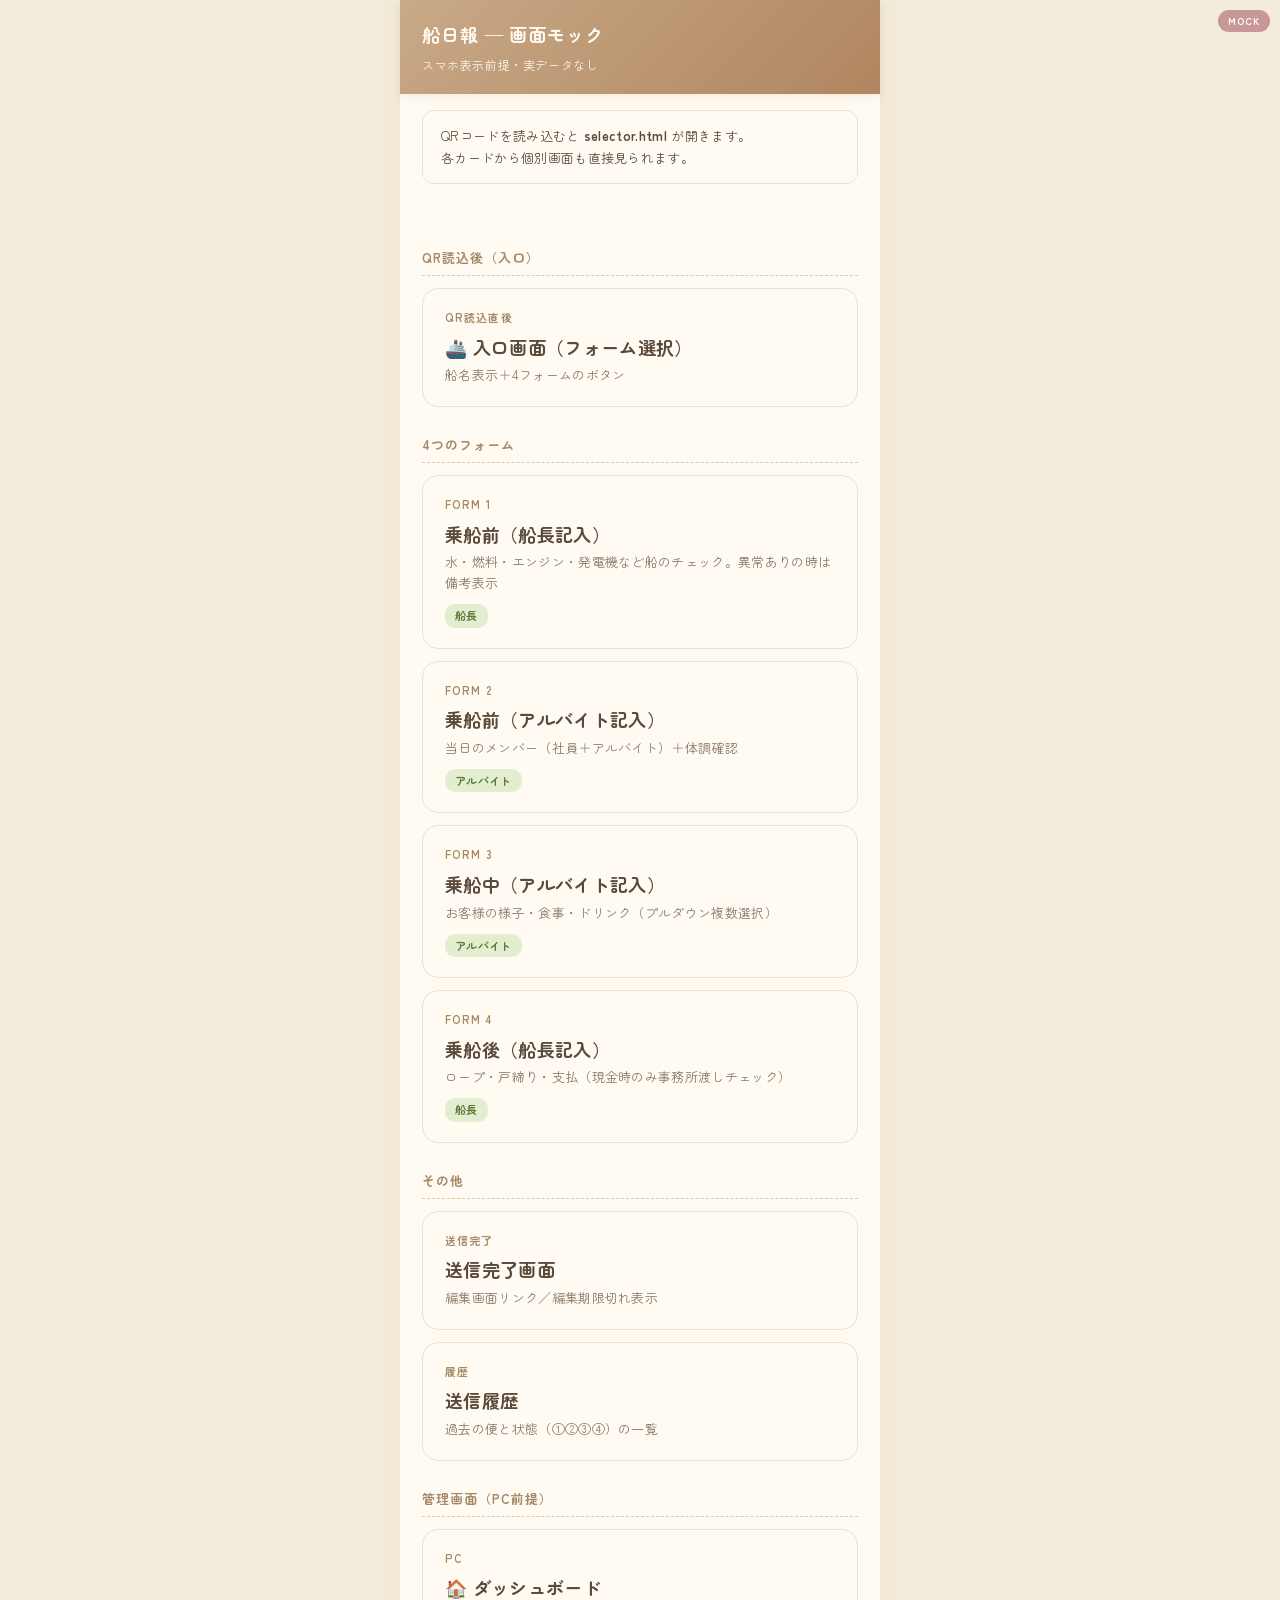
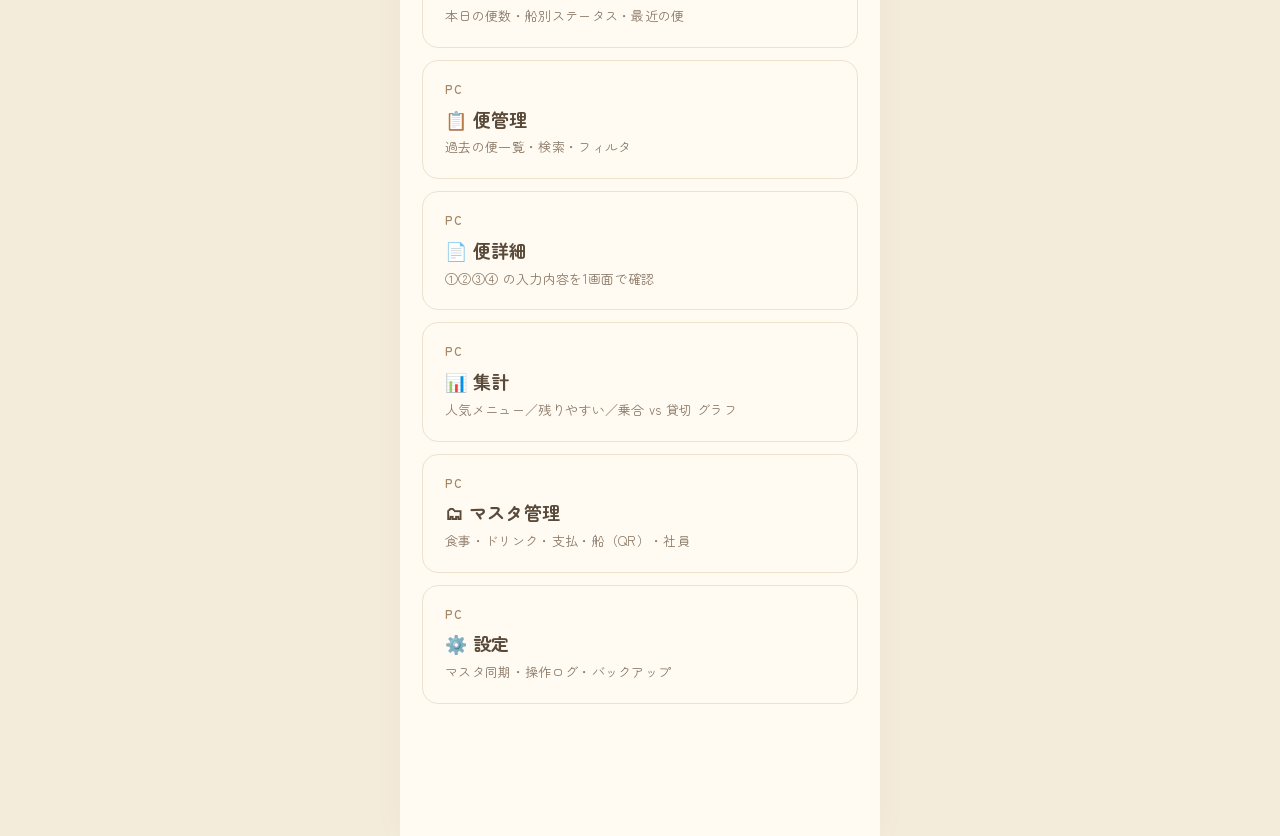
<file: index.html>
<!DOCTYPE html>
<html lang="ja">
<head>
<meta charset="UTF-8">
<meta name="viewport" content="width=device-width, initial-scale=1">
<title>船日報 モック一覧</title>
<link rel="stylesheet" href="common.css">
<style>
  .desc-block {
    background: #fffbf3;
    border: 1px solid #ede2cc;
    border-radius: 12px;
    padding: 14px 18px;
    margin: 16px 22px;
    font-size: 13px;
    color: #5a4a3a;
    line-height: 1.7;
  }
</style>
</head>
<body>
<div class="mock-badge">MOCK</div>
<div class="app">
  <header>
    <h1>船日報 — 画面モック</h1>
    <div class="sub">スマホ表示前提・実データなし</div>
  </header>

  <div class="desc-block">
    QRコードを読み込むと <strong>selector.html</strong> が開きます。<br>
    各カードから個別画面も直接見られます。
  </div>

  <div class="content">
    <div class="section-title">QR読込後（入口）</div>

    <a href="selector.html" class="form-card">
      <div class="label">QR読込直後</div>
      <h2>🚢 入口画面（フォーム選択）</h2>
      <div class="desc">船名表示＋4フォームのボタン</div>
    </a>

    <div class="section-title">4つのフォーム</div>

    <a href="form1.html" class="form-card">
      <div class="label">FORM 1</div>
      <h2>乗船前（船長記入）</h2>
      <div class="desc">水・燃料・エンジン・発電機など船のチェック。異常ありの時は備考表示</div>
      <span class="badge">船長</span>
    </a>

    <a href="form2.html" class="form-card">
      <div class="label">FORM 2</div>
      <h2>乗船前（アルバイト記入）</h2>
      <div class="desc">当日のメンバー（社員＋アルバイト）＋体調確認</div>
      <span class="badge">アルバイト</span>
    </a>

    <a href="form3.html" class="form-card">
      <div class="label">FORM 3</div>
      <h2>乗船中（アルバイト記入）</h2>
      <div class="desc">お客様の様子・食事・ドリンク（プルダウン複数選択）</div>
      <span class="badge">アルバイト</span>
    </a>

    <a href="form4.html" class="form-card">
      <div class="label">FORM 4</div>
      <h2>乗船後（船長記入）</h2>
      <div class="desc">ロープ・戸締り・支払（現金時のみ事務所渡しチェック）</div>
      <span class="badge">船長</span>
    </a>

    <div class="section-title">その他</div>

    <a href="confirm.html" class="form-card">
      <div class="label">送信完了</div>
      <h2>送信完了画面</h2>
      <div class="desc">編集画面リンク／編集期限切れ表示</div>
    </a>

    <a href="history.html" class="form-card">
      <div class="label">履歴</div>
      <h2>送信履歴</h2>
      <div class="desc">過去の便と状態（①②③④）の一覧</div>
    </a>

    <div class="section-title">管理画面（PC前提）</div>

    <a href="admin.html" class="form-card">
      <div class="label">PC</div>
      <h2>🏠 ダッシュボード</h2>
      <div class="desc">本日の便数・船別ステータス・最近の便</div>
    </a>

    <a href="admin-voyages.html" class="form-card">
      <div class="label">PC</div>
      <h2>📋 便管理</h2>
      <div class="desc">過去の便一覧・検索・フィルタ</div>
    </a>

    <a href="admin-voyage.html" class="form-card">
      <div class="label">PC</div>
      <h2>📄 便詳細</h2>
      <div class="desc">①②③④ の入力内容を1画面で確認</div>
    </a>

    <a href="admin-analytics.html" class="form-card">
      <div class="label">PC</div>
      <h2>📊 集計</h2>
      <div class="desc">人気メニュー／残りやすい／乗合 vs 貸切 グラフ</div>
    </a>

    <a href="admin-masters.html?tab=food" class="form-card">
      <div class="label">PC</div>
      <h2>🗂 マスタ管理</h2>
      <div class="desc">食事・ドリンク・支払・船（QR）・社員</div>
    </a>

    <a href="admin-settings.html" class="form-card">
      <div class="label">PC</div>
      <h2>⚙️ 設定</h2>
      <div class="desc">マスタ同期・操作ログ・バックアップ</div>
    </a>

  </div>
</div>
</body>
</html>
</file>
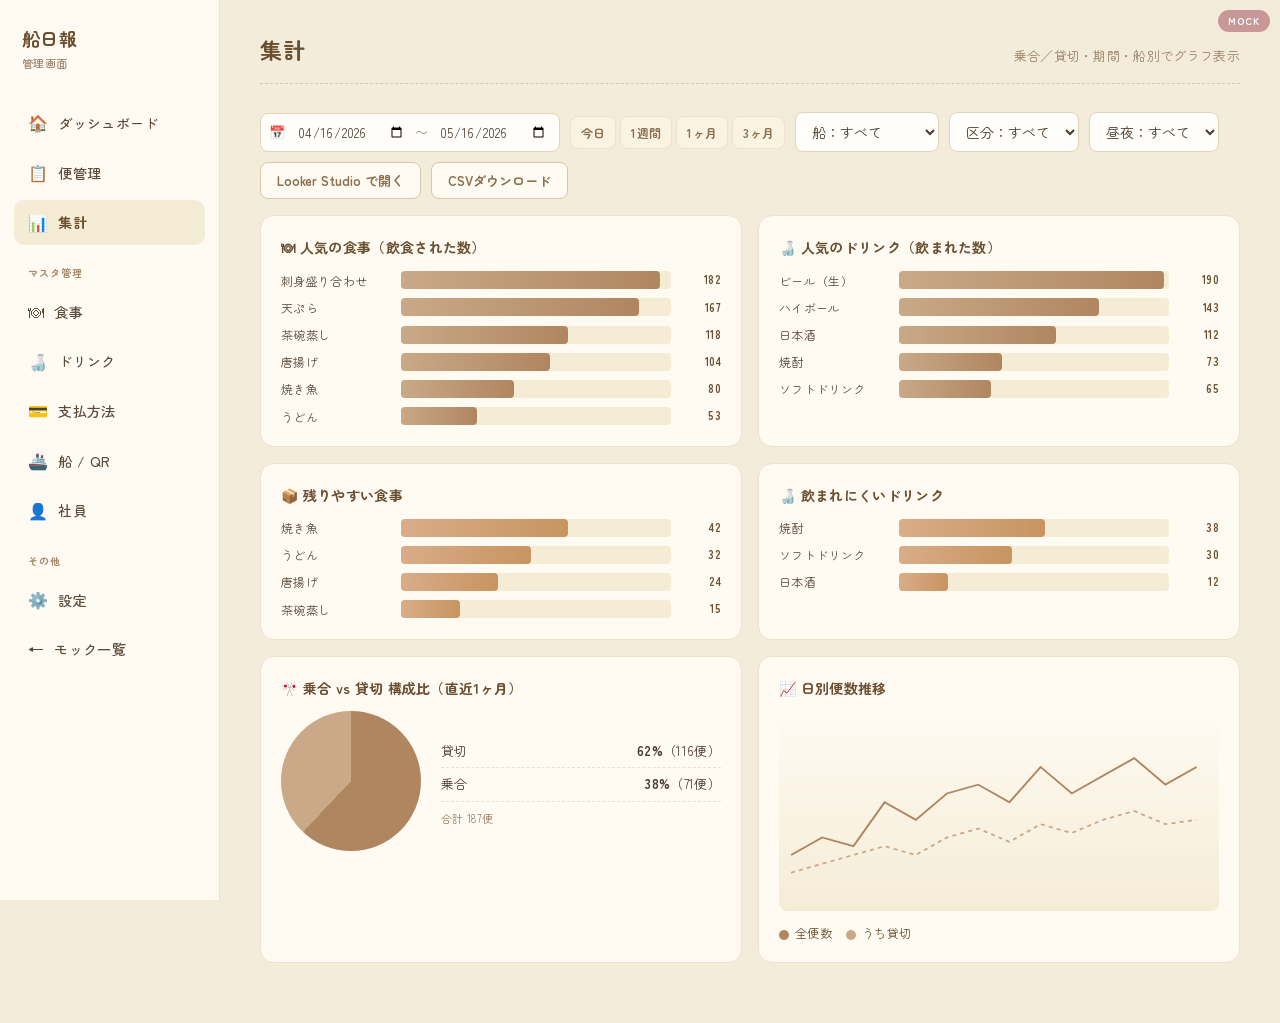
<file: admin-analytics.html>
<!DOCTYPE html>
<html lang="ja">
<head>
<meta charset="UTF-8">
<meta name="viewport" content="width=device-width, initial-scale=1">
<title>集計 ｜ 船日報</title>
<link rel="stylesheet" href="admin.css">
<style>
  .line-chart {
    height: 200px;
    background: linear-gradient(to top, #f5ecd6, transparent);
    border-radius: 8px;
    position: relative;
    margin-top: 8px;
    padding: 12px;
  }
  .line-chart svg {
    width: 100%;
    height: 100%;
  }
  .legend {
    display: flex;
    gap: 14px;
    margin-top: 12px;
    font-size: 12px;
    color: #6a4f30;
  }
  .legend .dot {
    display: inline-block;
    width: 10px;
    height: 10px;
    border-radius: 50%;
    margin-right: 6px;
    vertical-align: middle;
  }
  .pie-chart-mock {
    display: flex;
    gap: 20px;
    align-items: center;
  }
  .pie {
    width: 140px;
    height: 140px;
    border-radius: 50%;
    background: conic-gradient(#b08660 0% 62%, #c9a987 62% 100%);
    flex-shrink: 0;
  }
  .pie-legend {
    flex: 1;
    font-size: 13px;
  }
  .pie-legend .li {
    display: flex;
    justify-content: space-between;
    padding: 6px 0;
    border-bottom: 1px dashed #ede2cc;
  }
</style>
</head>
<body>
<div class="mock-badge">MOCK</div>
<div class="admin-shell">

  <aside class="admin-nav">
    <div class="brand">船日報<small>管理画面</small></div>
    <ul>
      <li><a href="admin.html"><span class="nav-icon">🏠</span>ダッシュボード</a></li>
      <li><a href="admin-voyages.html"><span class="nav-icon">📋</span>便管理</a></li>
      <li><a href="admin-analytics.html" class="active"><span class="nav-icon">📊</span>集計</a></li>
    </ul>
    <div class="nav-section">マスタ管理</div>
    <ul>
      <li><a href="admin-masters.html?tab=food"><span class="nav-icon">🍽</span>食事</a></li>
      <li><a href="admin-masters.html?tab=drink"><span class="nav-icon">🍶</span>ドリンク</a></li>
      <li><a href="admin-masters.html?tab=payment"><span class="nav-icon">💳</span>支払方法</a></li>
      <li><a href="admin-masters.html?tab=ship"><span class="nav-icon">🚢</span>船 / QR</a></li>
      <li><a href="admin-masters.html?tab=employee"><span class="nav-icon">👤</span>社員</a></li>
    </ul>
    <div class="nav-section">その他</div>
    <ul>
      <li><a href="admin-settings.html"><span class="nav-icon">⚙️</span>設定</a></li>
      <li><a href="index.html"><span class="nav-icon">←</span>モック一覧</a></li>
    </ul>
  </aside>

  <main class="admin-main">
    <div class="page-header">
      <h1>集計</h1>
      <div class="meta">乗合／貸切・期間・船別でグラフ表示</div>
    </div>

    <div class="toolbar">
      <span class="date-range">
        <span class="icon">📅</span>
        <input class="date" type="date" value="2026-04-16">
        <span class="sep">〜</span>
        <input class="date" type="date" value="2026-05-16">
      </span>
      <span class="date-presets">
        <a href="#">今日</a>
        <a href="#">1週間</a>
        <a href="#">1ヶ月</a>
        <a href="#">3ヶ月</a>
      </span>
      <select class="select">
        <option>船：すべて</option>
        <option>第十八あみ達丸</option>
      </select>
      <select class="select">
        <option>区分：すべて</option>
        <option>乗合</option>
        <option>貸切</option>
      </select>
      <select class="select">
        <option>昼夜：すべて</option>
      </select>
      <div class="spacer"></div>
      <button class="btn btn-secondary">Looker Studio で開く</button>
      <button class="btn btn-secondary">CSVダウンロード</button>
    </div>

    <div class="chart-grid">

      <div class="chart-box">
        <h3>🍽 人気の食事（飲食された数）</h3>
        <div class="bar-chart">
          <div class="bar-row"><span class="bar-label">刺身盛り合わせ</span><div class="bar"><div class="bar-fill" style="width:96%;"></div></div><span class="bar-value">182</span></div>
          <div class="bar-row"><span class="bar-label">天ぷら</span><div class="bar"><div class="bar-fill" style="width:88%;"></div></div><span class="bar-value">167</span></div>
          <div class="bar-row"><span class="bar-label">茶碗蒸し</span><div class="bar"><div class="bar-fill" style="width:62%;"></div></div><span class="bar-value">118</span></div>
          <div class="bar-row"><span class="bar-label">唐揚げ</span><div class="bar"><div class="bar-fill" style="width:55%;"></div></div><span class="bar-value">104</span></div>
          <div class="bar-row"><span class="bar-label">焼き魚</span><div class="bar"><div class="bar-fill" style="width:42%;"></div></div><span class="bar-value">80</span></div>
          <div class="bar-row"><span class="bar-label">うどん</span><div class="bar"><div class="bar-fill" style="width:28%;"></div></div><span class="bar-value">53</span></div>
        </div>
      </div>

      <div class="chart-box">
        <h3>🍶 人気のドリンク（飲まれた数）</h3>
        <div class="bar-chart">
          <div class="bar-row"><span class="bar-label">ビール（生）</span><div class="bar"><div class="bar-fill" style="width:98%;"></div></div><span class="bar-value">190</span></div>
          <div class="bar-row"><span class="bar-label">ハイボール</span><div class="bar"><div class="bar-fill" style="width:74%;"></div></div><span class="bar-value">143</span></div>
          <div class="bar-row"><span class="bar-label">日本酒</span><div class="bar"><div class="bar-fill" style="width:58%;"></div></div><span class="bar-value">112</span></div>
          <div class="bar-row"><span class="bar-label">焼酎</span><div class="bar"><div class="bar-fill" style="width:38%;"></div></div><span class="bar-value">73</span></div>
          <div class="bar-row"><span class="bar-label">ソフトドリンク</span><div class="bar"><div class="bar-fill" style="width:34%;"></div></div><span class="bar-value">65</span></div>
        </div>
      </div>

      <div class="chart-box">
        <h3>📦 残りやすい食事</h3>
        <div class="bar-chart">
          <div class="bar-row"><span class="bar-label">焼き魚</span><div class="bar"><div class="bar-fill" style="width:62%; background:linear-gradient(90deg,#d8ad88,#c89460);"></div></div><span class="bar-value">42</span></div>
          <div class="bar-row"><span class="bar-label">うどん</span><div class="bar"><div class="bar-fill" style="width:48%; background:linear-gradient(90deg,#d8ad88,#c89460);"></div></div><span class="bar-value">32</span></div>
          <div class="bar-row"><span class="bar-label">唐揚げ</span><div class="bar"><div class="bar-fill" style="width:36%; background:linear-gradient(90deg,#d8ad88,#c89460);"></div></div><span class="bar-value">24</span></div>
          <div class="bar-row"><span class="bar-label">茶碗蒸し</span><div class="bar"><div class="bar-fill" style="width:22%; background:linear-gradient(90deg,#d8ad88,#c89460);"></div></div><span class="bar-value">15</span></div>
        </div>
      </div>

      <div class="chart-box">
        <h3>🍶 飲まれにくいドリンク</h3>
        <div class="bar-chart">
          <div class="bar-row"><span class="bar-label">焼酎</span><div class="bar"><div class="bar-fill" style="width:54%; background:linear-gradient(90deg,#d8ad88,#c89460);"></div></div><span class="bar-value">38</span></div>
          <div class="bar-row"><span class="bar-label">ソフトドリンク</span><div class="bar"><div class="bar-fill" style="width:42%; background:linear-gradient(90deg,#d8ad88,#c89460);"></div></div><span class="bar-value">30</span></div>
          <div class="bar-row"><span class="bar-label">日本酒</span><div class="bar"><div class="bar-fill" style="width:18%; background:linear-gradient(90deg,#d8ad88,#c89460);"></div></div><span class="bar-value">12</span></div>
        </div>
      </div>

      <div class="chart-box">
        <h3>🎌 乗合 vs 貸切 構成比（直近1ヶ月）</h3>
        <div class="pie-chart-mock">
          <div class="pie"></div>
          <div class="pie-legend">
            <div class="li"><span><span class="dot" style="background:#b08660;"></span>貸切</span><span><strong>62%</strong>（116便）</span></div>
            <div class="li"><span><span class="dot" style="background:#c9a987;"></span>乗合</span><span><strong>38%</strong>（71便）</span></div>
            <div style="font-size:11px;color:#998166;margin-top:8px;">合計 187便</div>
          </div>
        </div>
      </div>

      <div class="chart-box">
        <h3>📈 日別便数推移</h3>
        <div class="line-chart">
          <svg viewBox="0 0 400 200" preserveAspectRatio="none">
            <polyline points="0,150 30,130 60,140 90,90 120,110 150,80 180,70 210,90 240,50 270,80 300,60 330,40 360,70 390,50"
              fill="none" stroke="#b08660" stroke-width="2"/>
            <polyline points="0,170 30,160 60,150 90,140 120,150 150,130 180,120 210,135 240,115 270,125 300,110 330,100 360,115 390,110"
              fill="none" stroke="#c9a987" stroke-width="2" stroke-dasharray="4 4"/>
          </svg>
        </div>
        <div class="legend">
          <span><span class="dot" style="background:#b08660;"></span>全便数</span>
          <span><span class="dot" style="background:#c9a987;"></span>うち貸切</span>
        </div>
      </div>

    </div>

  </main>
</div>
</body>
</html>
</file>
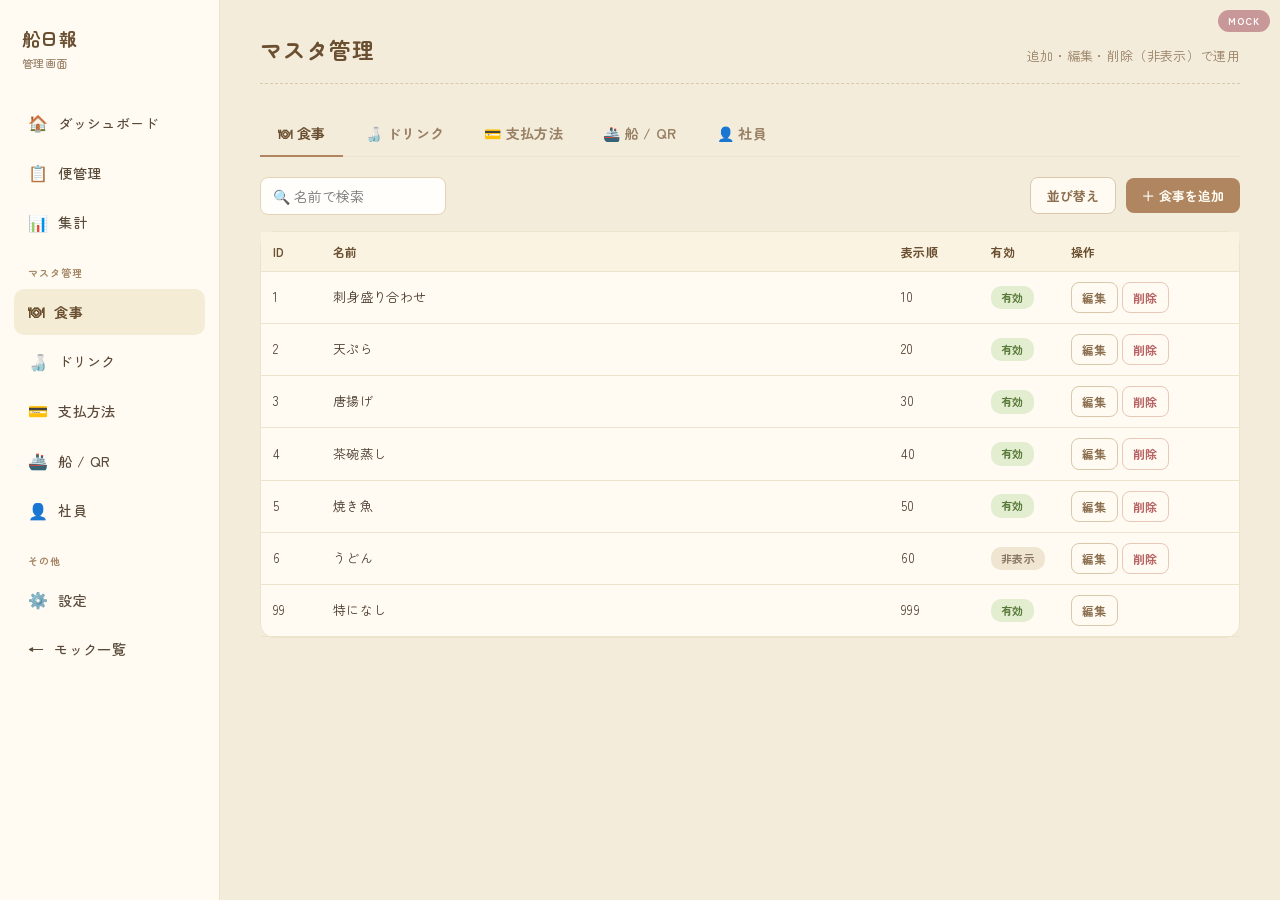
<file: admin-masters.html>
<!DOCTYPE html>
<html lang="ja">
<head>
<meta charset="UTF-8">
<meta name="viewport" content="width=device-width, initial-scale=1">
<title>マスタ管理 ｜ 船日報</title>
<link rel="stylesheet" href="admin.css">
</head>
<body>
<div class="mock-badge">MOCK</div>
<div class="admin-shell">

  <aside class="admin-nav">
    <div class="brand">船日報<small>管理画面</small></div>
    <ul>
      <li><a href="admin.html"><span class="nav-icon">🏠</span>ダッシュボード</a></li>
      <li><a href="admin-voyages.html"><span class="nav-icon">📋</span>便管理</a></li>
      <li><a href="admin-analytics.html"><span class="nav-icon">📊</span>集計</a></li>
    </ul>
    <div class="nav-section">マスタ管理</div>
    <ul>
      <li><a href="admin-masters.html?tab=food" id="nav-food"><span class="nav-icon">🍽</span>食事</a></li>
      <li><a href="admin-masters.html?tab=drink" id="nav-drink"><span class="nav-icon">🍶</span>ドリンク</a></li>
      <li><a href="admin-masters.html?tab=payment" id="nav-payment"><span class="nav-icon">💳</span>支払方法</a></li>
      <li><a href="admin-masters.html?tab=ship" id="nav-ship"><span class="nav-icon">🚢</span>船 / QR</a></li>
      <li><a href="admin-masters.html?tab=employee" id="nav-employee"><span class="nav-icon">👤</span>社員</a></li>
    </ul>
    <div class="nav-section">その他</div>
    <ul>
      <li><a href="admin-settings.html"><span class="nav-icon">⚙️</span>設定</a></li>
      <li><a href="index.html"><span class="nav-icon">←</span>モック一覧</a></li>
    </ul>
  </aside>

  <main class="admin-main">
    <div class="page-header">
      <h1>マスタ管理</h1>
      <div class="meta">追加・編集・削除（非表示）で運用</div>
    </div>

    <div class="tabs">
      <a href="?tab=food" id="tab-food">🍽 食事</a>
      <a href="?tab=drink" id="tab-drink">🍶 ドリンク</a>
      <a href="?tab=payment" id="tab-payment">💳 支払方法</a>
      <a href="?tab=ship" id="tab-ship">🚢 船 / QR</a>
      <a href="?tab=employee" id="tab-employee">👤 社員</a>
    </div>

    <!-- 食事 -->
    <div id="pane-food" class="pane">
      <div class="toolbar">
        <input class="text" placeholder="🔍 名前で検索">
        <div class="spacer"></div>
        <button class="btn btn-secondary">並び替え</button>
        <button class="btn btn-primary">＋ 食事を追加</button>
      </div>
      <div class="card" style="padding:0;">
        <table class="data">
          <thead>
            <tr><th style="width:60px;">ID</th><th>名前</th><th style="width:90px;">表示順</th><th style="width:80px;">有効</th><th style="width:180px;">操作</th></tr>
          </thead>
          <tbody>
            <tr><td>1</td><td>刺身盛り合わせ</td><td>10</td><td><span class="pill pill-done">有効</span></td><td><a class="btn btn-secondary btn-sm">編集</a> <a class="btn btn-danger btn-sm">削除</a></td></tr>
            <tr><td>2</td><td>天ぷら</td><td>20</td><td><span class="pill pill-done">有効</span></td><td><a class="btn btn-secondary btn-sm">編集</a> <a class="btn btn-danger btn-sm">削除</a></td></tr>
            <tr><td>3</td><td>唐揚げ</td><td>30</td><td><span class="pill pill-done">有効</span></td><td><a class="btn btn-secondary btn-sm">編集</a> <a class="btn btn-danger btn-sm">削除</a></td></tr>
            <tr><td>4</td><td>茶碗蒸し</td><td>40</td><td><span class="pill pill-done">有効</span></td><td><a class="btn btn-secondary btn-sm">編集</a> <a class="btn btn-danger btn-sm">削除</a></td></tr>
            <tr><td>5</td><td>焼き魚</td><td>50</td><td><span class="pill pill-done">有効</span></td><td><a class="btn btn-secondary btn-sm">編集</a> <a class="btn btn-danger btn-sm">削除</a></td></tr>
            <tr><td>6</td><td>うどん</td><td>60</td><td><span class="pill pill-pending">非表示</span></td><td><a class="btn btn-secondary btn-sm">編集</a> <a class="btn btn-danger btn-sm">削除</a></td></tr>
            <tr><td>99</td><td>特になし</td><td>999</td><td><span class="pill pill-done">有効</span></td><td><a class="btn btn-secondary btn-sm">編集</a></td></tr>
          </tbody>
        </table>
      </div>
    </div>

    <!-- ドリンク -->
    <div id="pane-drink" class="pane" style="display:none;">
      <div class="toolbar">
        <input class="text" placeholder="🔍 名前で検索">
        <div class="spacer"></div>
        <button class="btn btn-secondary">並び替え</button>
        <button class="btn btn-primary">＋ ドリンクを追加</button>
      </div>
      <div class="card" style="padding:0;">
        <table class="data">
          <thead>
            <tr><th style="width:60px;">ID</th><th>名前</th><th style="width:90px;">表示順</th><th style="width:80px;">有効</th><th style="width:180px;">操作</th></tr>
          </thead>
          <tbody>
            <tr><td>1</td><td>ビール（生）</td><td>10</td><td><span class="pill pill-done">有効</span></td><td><a class="btn btn-secondary btn-sm">編集</a> <a class="btn btn-danger btn-sm">削除</a></td></tr>
            <tr><td>2</td><td>日本酒</td><td>20</td><td><span class="pill pill-done">有効</span></td><td><a class="btn btn-secondary btn-sm">編集</a> <a class="btn btn-danger btn-sm">削除</a></td></tr>
            <tr><td>3</td><td>焼酎</td><td>30</td><td><span class="pill pill-done">有効</span></td><td><a class="btn btn-secondary btn-sm">編集</a> <a class="btn btn-danger btn-sm">削除</a></td></tr>
            <tr><td>4</td><td>ハイボール</td><td>40</td><td><span class="pill pill-done">有効</span></td><td><a class="btn btn-secondary btn-sm">編集</a> <a class="btn btn-danger btn-sm">削除</a></td></tr>
            <tr><td>5</td><td>ソフトドリンク</td><td>50</td><td><span class="pill pill-done">有効</span></td><td><a class="btn btn-secondary btn-sm">編集</a> <a class="btn btn-danger btn-sm">削除</a></td></tr>
            <tr><td>99</td><td>特になし</td><td>999</td><td><span class="pill pill-done">有効</span></td><td><a class="btn btn-secondary btn-sm">編集</a></td></tr>
          </tbody>
        </table>
      </div>
    </div>

    <!-- 支払方法 -->
    <div id="pane-payment" class="pane" style="display:none;">
      <div class="toolbar">
        <div class="spacer"></div>
        <button class="btn btn-primary">＋ 支払方法を追加</button>
      </div>
      <div class="card" style="padding:0;">
        <table class="data">
          <thead><tr><th style="width:60px;">ID</th><th>名前</th><th style="width:90px;">表示順</th><th style="width:80px;">有効</th><th style="width:180px;">操作</th></tr></thead>
          <tbody>
            <tr><td>1</td><td>現金</td><td>10</td><td><span class="pill pill-done">有効</span></td><td><a class="btn btn-secondary btn-sm">編集</a> <a class="btn btn-danger btn-sm">削除</a></td></tr>
            <tr><td>2</td><td>カード</td><td>20</td><td><span class="pill pill-done">有効</span></td><td><a class="btn btn-secondary btn-sm">編集</a> <a class="btn btn-danger btn-sm">削除</a></td></tr>
            <tr><td>3</td><td>振込</td><td>30</td><td><span class="pill pill-done">有効</span></td><td><a class="btn btn-secondary btn-sm">編集</a> <a class="btn btn-danger btn-sm">削除</a></td></tr>
            <tr><td>4</td><td>後日請求</td><td>40</td><td><span class="pill pill-done">有効</span></td><td><a class="btn btn-secondary btn-sm">編集</a> <a class="btn btn-danger btn-sm">削除</a></td></tr>
          </tbody>
        </table>
      </div>
    </div>

    <!-- 船 / QR -->
    <div id="pane-ship" class="pane" style="display:none;">
      <div class="toolbar">
        <input class="text" placeholder="🔍 船名で検索">
        <div class="spacer"></div>
        <button class="btn btn-secondary">QR一括印刷</button>
        <button class="btn btn-primary">＋ 船を追加</button>
      </div>
      <div class="card" style="padding:0;">
        <table class="data">
          <thead>
            <tr>
              <th style="width:50px;">ID</th>
              <th>船名</th>
              <th>タイプ</th>
              <th style="width:80px;">QR</th>
              <th style="width:80px;">有効</th>
              <th style="width:240px;">操作</th>
            </tr>
          </thead>
          <tbody>
            <tr><td>1</td><td>大和</td><td>座敷式</td><td><span class="qr-thumb"></span></td><td><span class="pill pill-done">有効</span></td><td><a class="btn btn-secondary btn-sm">編集</a> <a class="btn btn-secondary btn-sm">QR印刷</a> <a class="btn btn-secondary btn-sm">再発行</a></td></tr>
            <tr><td>2</td><td>第十八あみ達丸</td><td>座敷式</td><td><span class="qr-thumb"></span></td><td><span class="pill pill-done">有効</span></td><td><a class="btn btn-secondary btn-sm">編集</a> <a class="btn btn-secondary btn-sm">QR印刷</a> <a class="btn btn-secondary btn-sm">再発行</a></td></tr>
            <tr><td>3</td><td>瑞宝</td><td>座敷式</td><td><span class="qr-thumb"></span></td><td><span class="pill pill-done">有効</span></td><td><a class="btn btn-secondary btn-sm">編集</a> <a class="btn btn-secondary btn-sm">QR印刷</a> <a class="btn btn-secondary btn-sm">再発行</a></td></tr>
            <tr><td>4</td><td>ひので</td><td>座敷式</td><td><span class="qr-thumb"></span></td><td><span class="pill pill-done">有効</span></td><td><a class="btn btn-secondary btn-sm">編集</a> <a class="btn btn-secondary btn-sm">QR印刷</a> <a class="btn btn-secondary btn-sm">再発行</a></td></tr>
            <tr><td>5</td><td>サスケ</td><td>座敷式</td><td><span class="qr-thumb"></span></td><td><span class="pill pill-done">有効</span></td><td><a class="btn btn-secondary btn-sm">編集</a> <a class="btn btn-secondary btn-sm">QR印刷</a> <a class="btn btn-secondary btn-sm">再発行</a></td></tr>
            <tr><td>6</td><td>第十六あみ達丸</td><td>座敷式</td><td><span class="qr-thumb"></span></td><td><span class="pill pill-done">有効</span></td><td><a class="btn btn-secondary btn-sm">編集</a> <a class="btn btn-secondary btn-sm">QR印刷</a> <a class="btn btn-secondary btn-sm">再発行</a></td></tr>
            <tr><td>7</td><td>えびす</td><td>座敷式</td><td><span class="qr-thumb"></span></td><td><span class="pill pill-done">有効</span></td><td><a class="btn btn-secondary btn-sm">編集</a> <a class="btn btn-secondary btn-sm">QR印刷</a> <a class="btn btn-secondary btn-sm">再発行</a></td></tr>
            <tr><td>8</td><td>第十五あみ達丸</td><td>座敷式</td><td><span class="qr-thumb"></span></td><td><span class="pill pill-done">有効</span></td><td><a class="btn btn-secondary btn-sm">編集</a> <a class="btn btn-secondary btn-sm">QR印刷</a> <a class="btn btn-secondary btn-sm">再発行</a></td></tr>
            <tr><td>9</td><td>あづま</td><td>椅子・テーブル式</td><td><span class="qr-thumb"></span></td><td><span class="pill pill-done">有効</span></td><td><a class="btn btn-secondary btn-sm">編集</a> <a class="btn btn-secondary btn-sm">QR印刷</a> <a class="btn btn-secondary btn-sm">再発行</a></td></tr>
            <tr><td>10</td><td>634 むさし</td><td>椅子・テーブル式</td><td><span class="qr-thumb"></span></td><td><span class="pill pill-done">有効</span></td><td><a class="btn btn-secondary btn-sm">編集</a> <a class="btn btn-secondary btn-sm">QR印刷</a> <a class="btn btn-secondary btn-sm">再発行</a></td></tr>
          </tbody>
        </table>
      </div>
    </div>

    <!-- 社員 -->
    <div id="pane-employee" class="pane" style="display:none;">
      <div class="toolbar">
        <input class="text" placeholder="🔍 名前で検索">
        <div class="spacer"></div>
        <button class="btn btn-primary">＋ 社員を追加</button>
      </div>
      <div class="card" style="padding:0;">
        <table class="data">
          <thead><tr><th style="width:60px;">ID</th><th>名前</th><th style="width:120px;">船長として選択可</th><th style="width:80px;">有効</th><th style="width:180px;">操作</th></tr></thead>
          <tbody>
            <tr><td>1</td><td>山田 太郎</td><td><span class="pill pill-done">可</span></td><td><span class="pill pill-done">有効</span></td><td><a class="btn btn-secondary btn-sm">編集</a> <a class="btn btn-danger btn-sm">無効化</a></td></tr>
            <tr><td>2</td><td>鈴木 一郎</td><td><span class="pill pill-done">可</span></td><td><span class="pill pill-done">有効</span></td><td><a class="btn btn-secondary btn-sm">編集</a> <a class="btn btn-danger btn-sm">無効化</a></td></tr>
            <tr><td>3</td><td>佐藤 健</td><td><span class="pill pill-done">可</span></td><td><span class="pill pill-done">有効</span></td><td><a class="btn btn-secondary btn-sm">編集</a> <a class="btn btn-danger btn-sm">無効化</a></td></tr>
            <tr><td>4</td><td>田中 信</td><td><span class="pill pill-done">可</span></td><td><span class="pill pill-done">有効</span></td><td><a class="btn btn-secondary btn-sm">編集</a> <a class="btn btn-danger btn-sm">無効化</a></td></tr>
            <tr><td>5</td><td>高橋 進</td><td><span class="pill pill-pending">不可</span></td><td><span class="pill pill-done">有効</span></td><td><a class="btn btn-secondary btn-sm">編集</a> <a class="btn btn-danger btn-sm">無効化</a></td></tr>
            <tr><td>6</td><td>伊藤 浩</td><td><span class="pill pill-pending">不可</span></td><td><span class="pill pill-pending">無効</span></td><td><a class="btn btn-secondary btn-sm">編集</a></td></tr>
          </tbody>
        </table>
      </div>
    </div>

  </main>
</div>

<script>
  (function(){
    var params = new URLSearchParams(location.search);
    var tab = params.get('tab') || 'food';
    var tabs = ['food','drink','payment','ship','employee'];
    tabs.forEach(function(t){
      var pane = document.getElementById('pane-' + t);
      var navItem = document.getElementById('nav-' + t);
      var tabItem = document.getElementById('tab-' + t);
      if (t === tab) {
        if (pane) pane.style.display = '';
        if (navItem) navItem.classList.add('active');
        if (tabItem) tabItem.classList.add('active');
      } else {
        if (pane) pane.style.display = 'none';
      }
    });
  })();
</script>
</body>
</html>
</file>
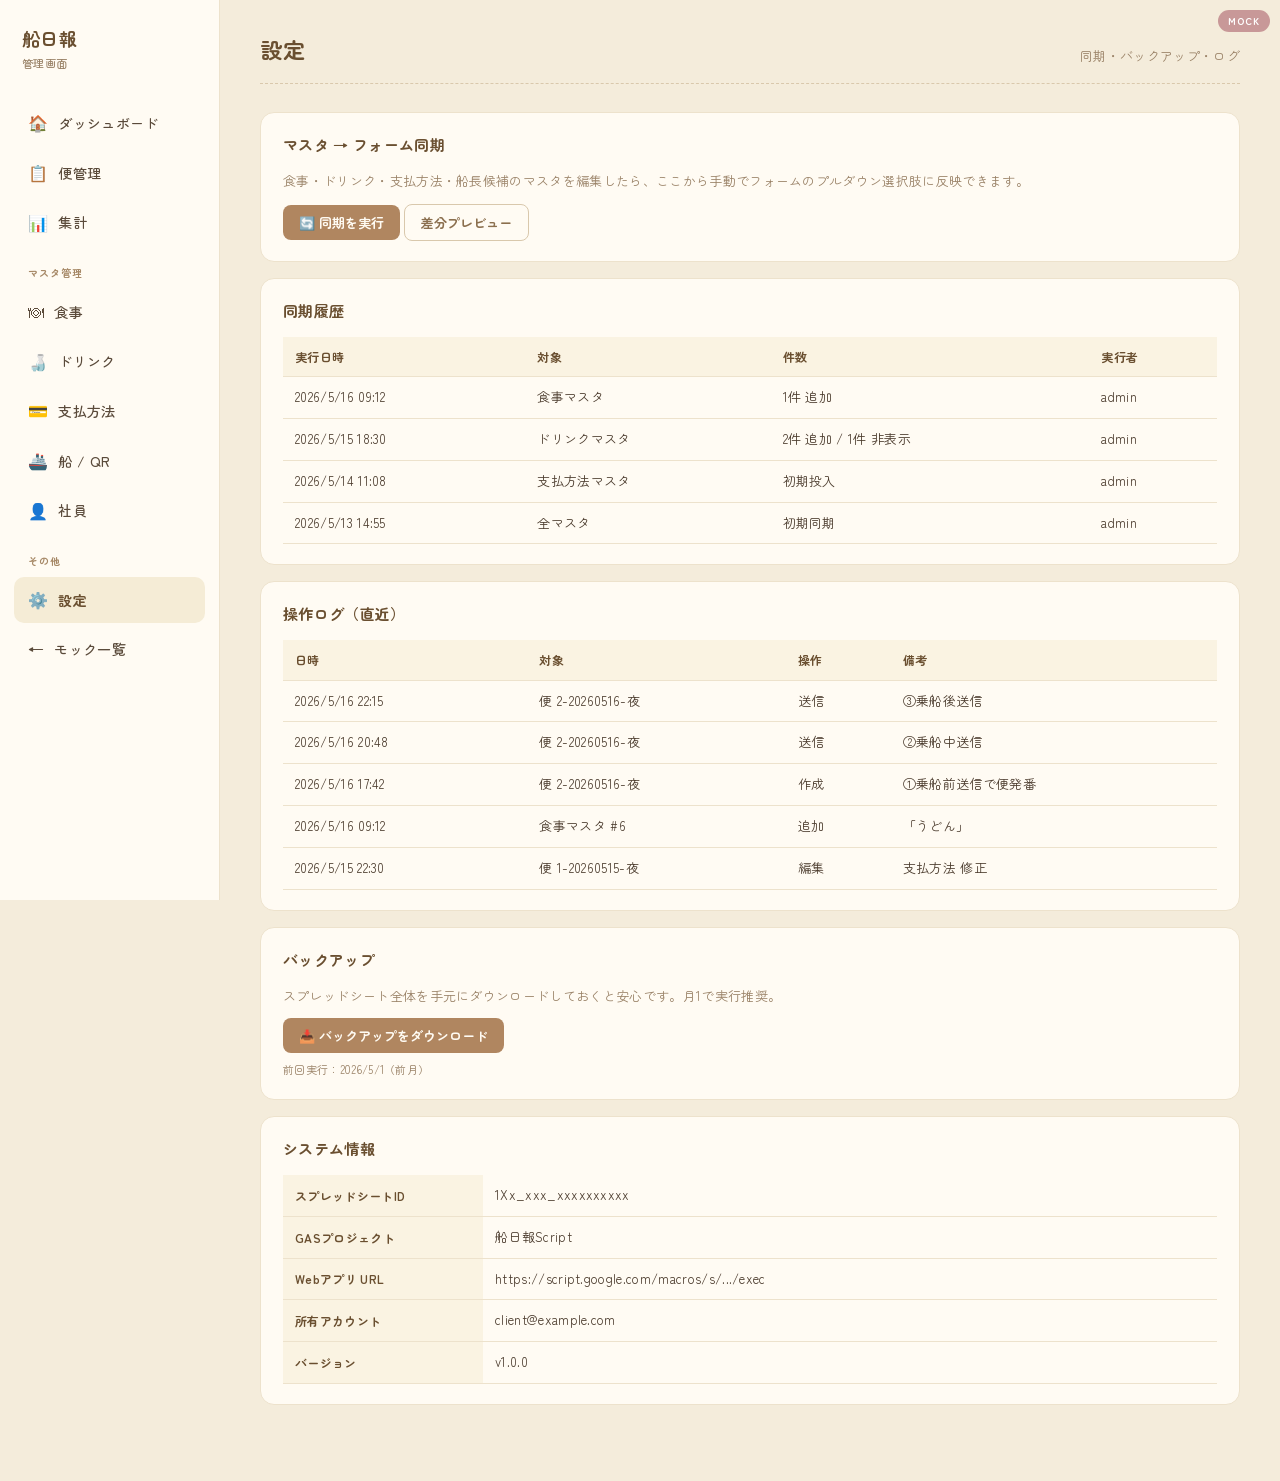
<file: admin-settings.html>
<!DOCTYPE html>
<html lang="ja">
<head>
<meta charset="UTF-8">
<meta name="viewport" content="width=device-width, initial-scale=1">
<title>設定 ｜ 船日報</title>
<link rel="stylesheet" href="admin.css">
</head>
<body>
<div class="mock-badge">MOCK</div>
<div class="admin-shell">

  <aside class="admin-nav">
    <div class="brand">船日報<small>管理画面</small></div>
    <ul>
      <li><a href="admin.html"><span class="nav-icon">🏠</span>ダッシュボード</a></li>
      <li><a href="admin-voyages.html"><span class="nav-icon">📋</span>便管理</a></li>
      <li><a href="admin-analytics.html"><span class="nav-icon">📊</span>集計</a></li>
    </ul>
    <div class="nav-section">マスタ管理</div>
    <ul>
      <li><a href="admin-masters.html?tab=food"><span class="nav-icon">🍽</span>食事</a></li>
      <li><a href="admin-masters.html?tab=drink"><span class="nav-icon">🍶</span>ドリンク</a></li>
      <li><a href="admin-masters.html?tab=payment"><span class="nav-icon">💳</span>支払方法</a></li>
      <li><a href="admin-masters.html?tab=ship"><span class="nav-icon">🚢</span>船 / QR</a></li>
      <li><a href="admin-masters.html?tab=employee"><span class="nav-icon">👤</span>社員</a></li>
    </ul>
    <div class="nav-section">その他</div>
    <ul>
      <li><a href="admin-settings.html" class="active"><span class="nav-icon">⚙️</span>設定</a></li>
      <li><a href="index.html"><span class="nav-icon">←</span>モック一覧</a></li>
    </ul>
  </aside>

  <main class="admin-main">
    <div class="page-header">
      <h1>設定</h1>
      <div class="meta">同期・バックアップ・ログ</div>
    </div>

    <div class="card">
      <h2 class="card-title">マスタ → フォーム同期</h2>
      <p style="margin:0 0 12px; font-size:13px; color:#998166;">
        食事・ドリンク・支払方法・船長候補のマスタを編集したら、ここから手動でフォームのプルダウン選択肢に反映できます。
      </p>
      <button class="btn btn-primary">🔄 同期を実行</button>
      <button class="btn btn-secondary">差分プレビュー</button>
    </div>

    <div class="card">
      <h2 class="card-title">同期履歴</h2>
      <table class="data">
        <thead>
          <tr><th>実行日時</th><th>対象</th><th>件数</th><th>実行者</th></tr>
        </thead>
        <tbody>
          <tr><td>2026/5/16 09:12</td><td>食事マスタ</td><td>1件 追加</td><td>admin</td></tr>
          <tr><td>2026/5/15 18:30</td><td>ドリンクマスタ</td><td>2件 追加 / 1件 非表示</td><td>admin</td></tr>
          <tr><td>2026/5/14 11:08</td><td>支払方法マスタ</td><td>初期投入</td><td>admin</td></tr>
          <tr><td>2026/5/13 14:55</td><td>全マスタ</td><td>初期同期</td><td>admin</td></tr>
        </tbody>
      </table>
    </div>

    <div class="card">
      <h2 class="card-title">操作ログ（直近）</h2>
      <table class="data">
        <thead>
          <tr><th>日時</th><th>対象</th><th>操作</th><th>備考</th></tr>
        </thead>
        <tbody>
          <tr><td>2026/5/16 22:15</td><td>便 2-20260516-夜</td><td>送信</td><td>③乗船後送信</td></tr>
          <tr><td>2026/5/16 20:48</td><td>便 2-20260516-夜</td><td>送信</td><td>②乗船中送信</td></tr>
          <tr><td>2026/5/16 17:42</td><td>便 2-20260516-夜</td><td>作成</td><td>①乗船前送信で便発番</td></tr>
          <tr><td>2026/5/16 09:12</td><td>食事マスタ #6</td><td>追加</td><td>「うどん」</td></tr>
          <tr><td>2026/5/15 22:30</td><td>便 1-20260515-夜</td><td>編集</td><td>支払方法 修正</td></tr>
        </tbody>
      </table>
    </div>

    <div class="card">
      <h2 class="card-title">バックアップ</h2>
      <p style="margin:0 0 12px; font-size:13px; color:#998166;">
        スプレッドシート全体を手元にダウンロードしておくと安心です。月1で実行推奨。
      </p>
      <button class="btn btn-primary">📥 バックアップをダウンロード</button>
      <div style="margin-top:8px; font-size:11px; color:#998166;">前回実行：2026/5/1（前月）</div>
    </div>

    <div class="card">
      <h2 class="card-title">システム情報</h2>
      <table class="data">
        <tr><th style="width:200px;">スプレッドシートID</th><td>1Xx_xxx_xxxxxxxxxx</td></tr>
        <tr><th>GASプロジェクト</th><td>船日報Script</td></tr>
        <tr><th>Webアプリ URL</th><td>https://script.google.com/macros/s/.../exec</td></tr>
        <tr><th>所有アカウント</th><td>client@example.com</td></tr>
        <tr><th>バージョン</th><td>v1.0.0</td></tr>
      </table>
    </div>

  </main>
</div>
</body>
</html>
</file>
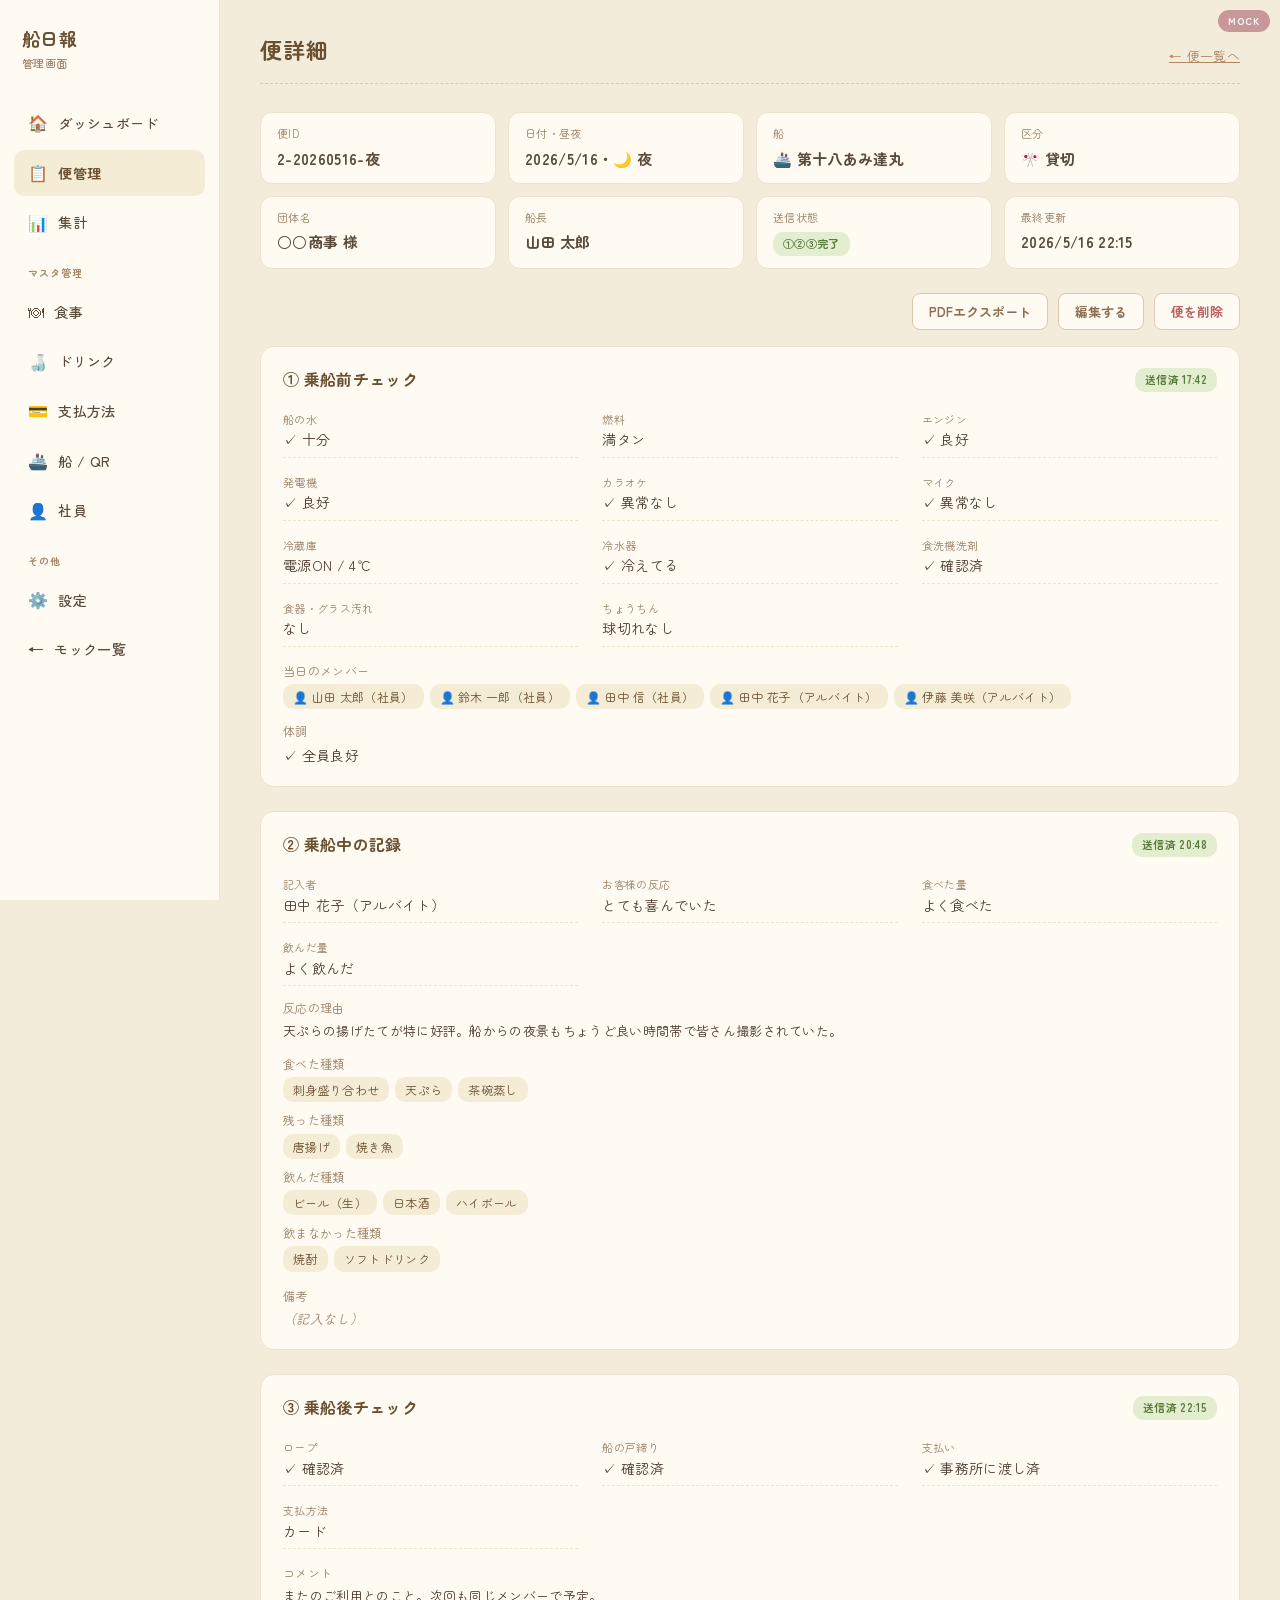
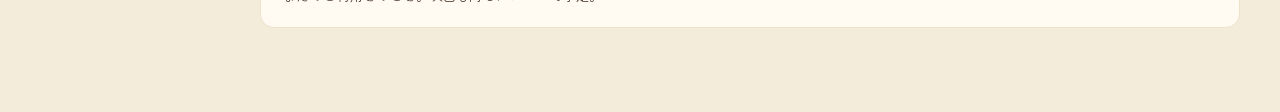
<file: admin-voyage.html>
<!DOCTYPE html>
<html lang="ja">
<head>
<meta charset="UTF-8">
<meta name="viewport" content="width=device-width, initial-scale=1">
<title>便詳細 ｜ 船日報</title>
<link rel="stylesheet" href="admin.css">
<style>
  .voyage-info {
    display: grid;
    grid-template-columns: repeat(4, 1fr);
    gap: 12px;
    margin-bottom: 24px;
  }
  .info-block {
    background: #fffbf3;
    border: 1px solid #ede2cc;
    border-radius: 12px;
    padding: 12px 16px;
  }
  .info-block .lbl {
    font-size: 11px;
    color: #998166;
    margin-bottom: 4px;
  }
  .info-block .val {
    font-size: 15px;
    font-weight: 600;
    color: #5a4a3a;
  }
  .detail-section {
    margin-bottom: 24px;
  }
  .detail-section .pane-head {
    display: flex;
    align-items: center;
    justify-content: space-between;
    margin-bottom: 12px;
  }
  .detail-section h2 {
    font-size: 16px;
    color: #6a4f30;
    margin: 0;
  }
  .item-grid {
    display: grid;
    grid-template-columns: repeat(3, 1fr);
    gap: 10px 24px;
    margin-bottom: 12px;
  }
  .item-grid .row {
    display: flex;
    flex-direction: column;
    border-bottom: 1px dashed #ede2cc;
    padding: 6px 0;
  }
  .item-grid .row .k {
    font-size: 11px;
    color: #998166;
  }
  .item-grid .row .v {
    font-size: 14px;
    color: #4a3a2c;
  }
  .item-tags {
    display: flex;
    flex-wrap: wrap;
    gap: 6px;
    margin-top: 4px;
  }
  .item-tags .tag {
    background: #f5ecd6;
    color: #6a4f30;
    padding: 3px 10px;
    border-radius: 10px;
    font-size: 12px;
  }
</style>
</head>
<body>
<div class="mock-badge">MOCK</div>
<div class="admin-shell">

  <aside class="admin-nav">
    <div class="brand">船日報<small>管理画面</small></div>
    <ul>
      <li><a href="admin.html"><span class="nav-icon">🏠</span>ダッシュボード</a></li>
      <li><a href="admin-voyages.html" class="active"><span class="nav-icon">📋</span>便管理</a></li>
      <li><a href="admin-analytics.html"><span class="nav-icon">📊</span>集計</a></li>
    </ul>
    <div class="nav-section">マスタ管理</div>
    <ul>
      <li><a href="admin-masters.html?tab=food"><span class="nav-icon">🍽</span>食事</a></li>
      <li><a href="admin-masters.html?tab=drink"><span class="nav-icon">🍶</span>ドリンク</a></li>
      <li><a href="admin-masters.html?tab=payment"><span class="nav-icon">💳</span>支払方法</a></li>
      <li><a href="admin-masters.html?tab=ship"><span class="nav-icon">🚢</span>船 / QR</a></li>
      <li><a href="admin-masters.html?tab=employee"><span class="nav-icon">👤</span>社員</a></li>
    </ul>
    <div class="nav-section">その他</div>
    <ul>
      <li><a href="admin-settings.html"><span class="nav-icon">⚙️</span>設定</a></li>
      <li><a href="index.html"><span class="nav-icon">←</span>モック一覧</a></li>
    </ul>
  </aside>

  <main class="admin-main">
    <div class="page-header">
      <h1>便詳細</h1>
      <div class="meta"><a href="admin-voyages.html" style="color:#b08660;">← 便一覧へ</a></div>
    </div>

    <div class="voyage-info">
      <div class="info-block"><div class="lbl">便ID</div><div class="val">2-20260516-夜</div></div>
      <div class="info-block"><div class="lbl">日付・昼夜</div><div class="val">2026/5/16・🌙 夜</div></div>
      <div class="info-block"><div class="lbl">船</div><div class="val">🚢 第十八あみ達丸</div></div>
      <div class="info-block"><div class="lbl">区分</div><div class="val">🎌 貸切</div></div>
      <div class="info-block"><div class="lbl">団体名</div><div class="val">○○商事 様</div></div>
      <div class="info-block"><div class="lbl">船長</div><div class="val">山田 太郎</div></div>
      <div class="info-block"><div class="lbl">送信状態</div><div class="val"><span class="pill pill-done">①②③完了</span></div></div>
      <div class="info-block"><div class="lbl">最終更新</div><div class="val">2026/5/16 22:15</div></div>
    </div>

    <div class="toolbar">
      <div class="spacer"></div>
      <button class="btn btn-secondary">PDFエクスポート</button>
      <button class="btn btn-secondary">編集する</button>
      <button class="btn btn-danger">便を削除</button>
    </div>

    <!-- ① 乗船前 -->
    <div class="card detail-section">
      <div class="pane-head">
        <h2>① 乗船前チェック</h2>
        <span class="pill pill-done">送信済 17:42</span>
      </div>
      <div class="item-grid">
        <div class="row"><span class="k">船の水</span><span class="v">✓ 十分</span></div>
        <div class="row"><span class="k">燃料</span><span class="v">満タン</span></div>
        <div class="row"><span class="k">エンジン</span><span class="v">✓ 良好</span></div>
        <div class="row"><span class="k">発電機</span><span class="v">✓ 良好</span></div>
        <div class="row"><span class="k">カラオケ</span><span class="v">✓ 異常なし</span></div>
        <div class="row"><span class="k">マイク</span><span class="v">✓ 異常なし</span></div>
        <div class="row"><span class="k">冷蔵庫</span><span class="v">電源ON / 4℃</span></div>
        <div class="row"><span class="k">冷水器</span><span class="v">✓ 冷えてる</span></div>
        <div class="row"><span class="k">食洗機洗剤</span><span class="v">✓ 確認済</span></div>
        <div class="row"><span class="k">食器・グラス汚れ</span><span class="v">なし</span></div>
        <div class="row"><span class="k">ちょうちん</span><span class="v">球切れなし</span></div>
      </div>
      <div style="margin-top:14px;">
        <div class="k" style="font-size:12px; color:#998166;">当日のメンバー</div>
        <div class="item-tags">
          <span class="tag">👤 山田 太郎（社員）</span>
          <span class="tag">👤 鈴木 一郎（社員）</span>
          <span class="tag">👤 田中 信（社員）</span>
          <span class="tag">👤 田中 花子（アルバイト）</span>
          <span class="tag">👤 伊藤 美咲（アルバイト）</span>
        </div>
      </div>
      <div style="margin-top:12px;">
        <div class="k" style="font-size:12px; color:#998166;">体調</div>
        <div class="v" style="font-size:14px; margin-top:4px;">✓ 全員良好</div>
      </div>
    </div>

    <!-- ② 乗船中 -->
    <div class="card detail-section">
      <div class="pane-head">
        <h2>② 乗船中の記録</h2>
        <span class="pill pill-done">送信済 20:48</span>
      </div>
      <div class="item-grid">
        <div class="row"><span class="k">記入者</span><span class="v">田中 花子（アルバイト）</span></div>
        <div class="row"><span class="k">お客様の反応</span><span class="v">とても喜んでいた</span></div>
        <div class="row"><span class="k">食べた量</span><span class="v">よく食べた</span></div>
        <div class="row"><span class="k">飲んだ量</span><span class="v">よく飲んだ</span></div>
      </div>
      <div style="margin-top:10px;">
        <div class="k" style="font-size:12px; color:#998166;">反応の理由</div>
        <div class="v" style="font-size:13px; margin-top:4px;">天ぷらの揚げたてが特に好評。船からの夜景もちょうど良い時間帯で皆さん撮影されていた。</div>
      </div>
      <div style="margin-top:12px;">
        <div class="k" style="font-size:12px; color:#998166;">食べた種類</div>
        <div class="item-tags">
          <span class="tag">刺身盛り合わせ</span>
          <span class="tag">天ぷら</span>
          <span class="tag">茶碗蒸し</span>
        </div>
      </div>
      <div style="margin-top:8px;">
        <div class="k" style="font-size:12px; color:#998166;">残った種類</div>
        <div class="item-tags">
          <span class="tag">唐揚げ</span>
          <span class="tag">焼き魚</span>
        </div>
      </div>
      <div style="margin-top:8px;">
        <div class="k" style="font-size:12px; color:#998166;">飲んだ種類</div>
        <div class="item-tags">
          <span class="tag">ビール（生）</span>
          <span class="tag">日本酒</span>
          <span class="tag">ハイボール</span>
        </div>
      </div>
      <div style="margin-top:8px;">
        <div class="k" style="font-size:12px; color:#998166;">飲まなかった種類</div>
        <div class="item-tags">
          <span class="tag">焼酎</span>
          <span class="tag">ソフトドリンク</span>
        </div>
      </div>
      <div style="margin-top:14px;">
        <div class="k" style="font-size:12px; color:#998166;">備考</div>
        <div class="v" style="font-size:13px; margin-top:4px; color:#998166; font-style:italic;">（記入なし）</div>
      </div>
    </div>

    <!-- ③ 乗船後 -->
    <div class="card detail-section">
      <div class="pane-head">
        <h2>③ 乗船後チェック</h2>
        <span class="pill pill-done">送信済 22:15</span>
      </div>
      <div class="item-grid">
        <div class="row"><span class="k">ロープ</span><span class="v">✓ 確認済</span></div>
        <div class="row"><span class="k">船の戸締り</span><span class="v">✓ 確認済</span></div>
        <div class="row"><span class="k">支払い</span><span class="v">✓ 事務所に渡し済</span></div>
        <div class="row"><span class="k">支払方法</span><span class="v">カード</span></div>
      </div>
      <div style="margin-top:14px;">
        <div class="k" style="font-size:12px; color:#998166;">コメント</div>
        <div class="v" style="font-size:13px; margin-top:4px;">またのご利用とのこと。次回も同じメンバーで予定。</div>
      </div>
    </div>

  </main>
</div>
</body>
</html>
</file>
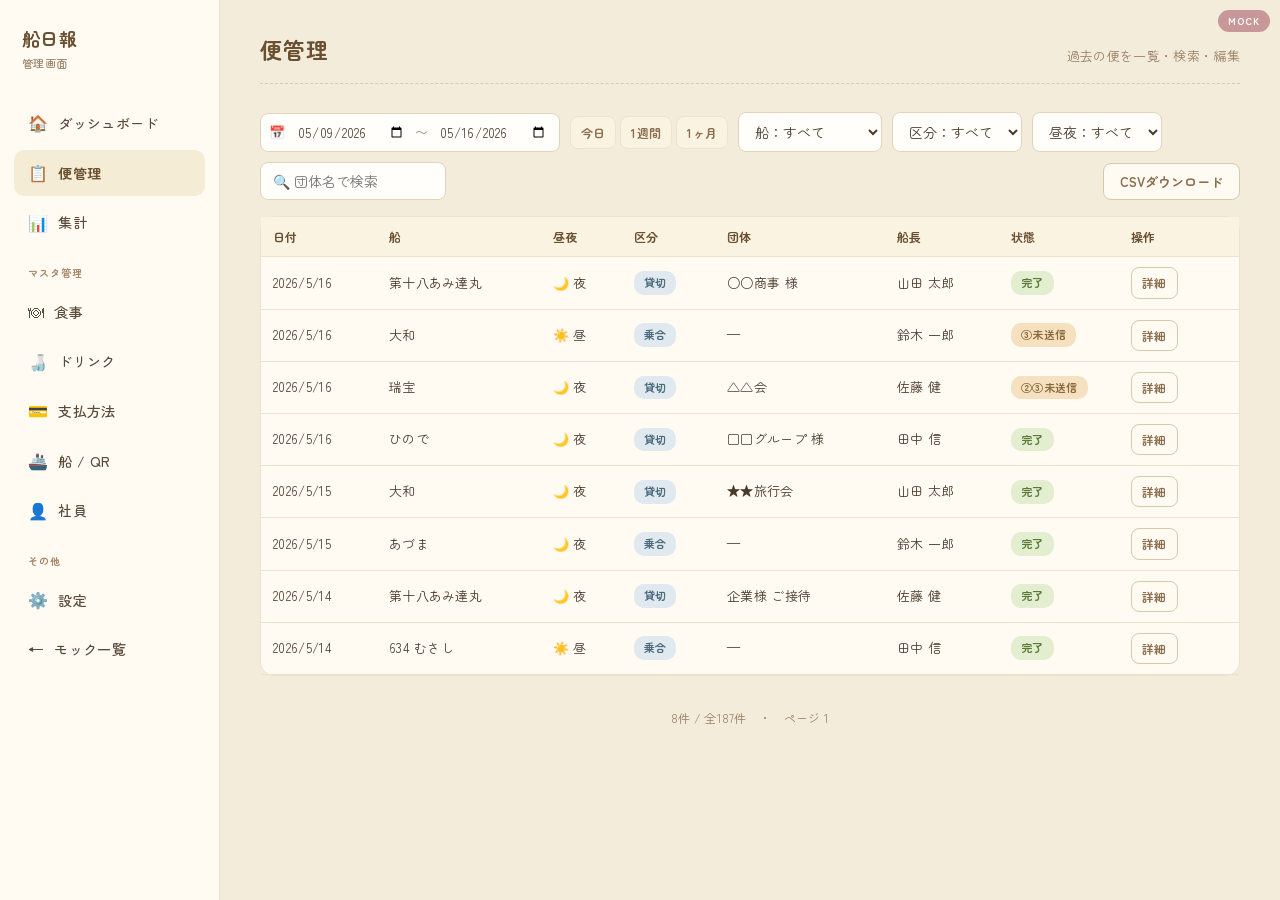
<file: admin-voyages.html>
<!DOCTYPE html>
<html lang="ja">
<head>
<meta charset="UTF-8">
<meta name="viewport" content="width=device-width, initial-scale=1">
<title>便管理 ｜ 船日報</title>
<link rel="stylesheet" href="admin.css">
</head>
<body>
<div class="mock-badge">MOCK</div>
<div class="admin-shell">

  <aside class="admin-nav">
    <div class="brand">船日報<small>管理画面</small></div>
    <ul>
      <li><a href="admin.html"><span class="nav-icon">🏠</span>ダッシュボード</a></li>
      <li><a href="admin-voyages.html" class="active"><span class="nav-icon">📋</span>便管理</a></li>
      <li><a href="admin-analytics.html"><span class="nav-icon">📊</span>集計</a></li>
    </ul>
    <div class="nav-section">マスタ管理</div>
    <ul>
      <li><a href="admin-masters.html?tab=food"><span class="nav-icon">🍽</span>食事</a></li>
      <li><a href="admin-masters.html?tab=drink"><span class="nav-icon">🍶</span>ドリンク</a></li>
      <li><a href="admin-masters.html?tab=payment"><span class="nav-icon">💳</span>支払方法</a></li>
      <li><a href="admin-masters.html?tab=ship"><span class="nav-icon">🚢</span>船 / QR</a></li>
      <li><a href="admin-masters.html?tab=employee"><span class="nav-icon">👤</span>社員</a></li>
    </ul>
    <div class="nav-section">その他</div>
    <ul>
      <li><a href="admin-settings.html"><span class="nav-icon">⚙️</span>設定</a></li>
      <li><a href="index.html"><span class="nav-icon">←</span>モック一覧</a></li>
    </ul>
  </aside>

  <main class="admin-main">
    <div class="page-header">
      <h1>便管理</h1>
      <div class="meta">過去の便を一覧・検索・編集</div>
    </div>

    <div class="toolbar">
      <span class="date-range">
        <span class="icon">📅</span>
        <input class="date" type="date" value="2026-05-09">
        <span class="sep">〜</span>
        <input class="date" type="date" value="2026-05-16">
      </span>
      <span class="date-presets">
        <a href="#">今日</a>
        <a href="#">1週間</a>
        <a href="#">1ヶ月</a>
      </span>
      <select class="select">
        <option>船：すべて</option>
        <option>大和</option>
        <option>第十八あみ達丸</option>
        <option>瑞宝</option>
      </select>
      <select class="select">
        <option>区分：すべて</option>
        <option>乗合</option>
        <option>貸切</option>
      </select>
      <select class="select">
        <option>昼夜：すべて</option>
        <option>昼</option>
        <option>夜</option>
      </select>
      <input class="text" placeholder="🔍 団体名で検索">
      <div class="spacer"></div>
      <button class="btn btn-secondary">CSVダウンロード</button>
    </div>

    <div class="card" style="padding:0;">
      <table class="data">
        <thead>
          <tr>
            <th>日付</th>
            <th>船</th>
            <th>昼夜</th>
            <th>区分</th>
            <th>団体</th>
            <th>船長</th>
            <th style="width:120px;">状態</th>
            <th style="width:120px;">操作</th>
          </tr>
        </thead>
        <tbody>
          <tr>
            <td>2026/5/16</td>
            <td>第十八あみ達丸</td>
            <td>🌙 夜</td>
            <td><span class="pill pill-info">貸切</span></td>
            <td>○○商事 様</td>
            <td>山田 太郎</td>
            <td><span class="pill pill-done">完了</span></td>
            <td><a href="admin-voyage.html" class="btn btn-secondary btn-sm">詳細</a></td>
          </tr>
          <tr>
            <td>2026/5/16</td>
            <td>大和</td>
            <td>☀️ 昼</td>
            <td><span class="pill pill-info">乗合</span></td>
            <td>—</td>
            <td>鈴木 一郎</td>
            <td><span class="pill pill-warn">③未送信</span></td>
            <td><a href="admin-voyage.html" class="btn btn-secondary btn-sm">詳細</a></td>
          </tr>
          <tr>
            <td>2026/5/16</td>
            <td>瑞宝</td>
            <td>🌙 夜</td>
            <td><span class="pill pill-info">貸切</span></td>
            <td>△△会</td>
            <td>佐藤 健</td>
            <td><span class="pill pill-warn">②③未送信</span></td>
            <td><a href="admin-voyage.html" class="btn btn-secondary btn-sm">詳細</a></td>
          </tr>
          <tr>
            <td>2026/5/16</td>
            <td>ひので</td>
            <td>🌙 夜</td>
            <td><span class="pill pill-info">貸切</span></td>
            <td>□□グループ 様</td>
            <td>田中 信</td>
            <td><span class="pill pill-done">完了</span></td>
            <td><a href="admin-voyage.html" class="btn btn-secondary btn-sm">詳細</a></td>
          </tr>
          <tr>
            <td>2026/5/15</td>
            <td>大和</td>
            <td>🌙 夜</td>
            <td><span class="pill pill-info">貸切</span></td>
            <td>★★旅行会</td>
            <td>山田 太郎</td>
            <td><span class="pill pill-done">完了</span></td>
            <td><a href="admin-voyage.html" class="btn btn-secondary btn-sm">詳細</a></td>
          </tr>
          <tr>
            <td>2026/5/15</td>
            <td>あづま</td>
            <td>🌙 夜</td>
            <td><span class="pill pill-info">乗合</span></td>
            <td>—</td>
            <td>鈴木 一郎</td>
            <td><span class="pill pill-done">完了</span></td>
            <td><a href="admin-voyage.html" class="btn btn-secondary btn-sm">詳細</a></td>
          </tr>
          <tr>
            <td>2026/5/14</td>
            <td>第十八あみ達丸</td>
            <td>🌙 夜</td>
            <td><span class="pill pill-info">貸切</span></td>
            <td>企業様 ご接待</td>
            <td>佐藤 健</td>
            <td><span class="pill pill-done">完了</span></td>
            <td><a href="admin-voyage.html" class="btn btn-secondary btn-sm">詳細</a></td>
          </tr>
          <tr>
            <td>2026/5/14</td>
            <td>634 むさし</td>
            <td>☀️ 昼</td>
            <td><span class="pill pill-info">乗合</span></td>
            <td>—</td>
            <td>田中 信</td>
            <td><span class="pill pill-done">完了</span></td>
            <td><a href="admin-voyage.html" class="btn btn-secondary btn-sm">詳細</a></td>
          </tr>
        </tbody>
      </table>
    </div>

    <div style="text-align:center; padding:16px; color:#998166; font-size:12px;">
      8件 / 全187件　・　ページ 1
    </div>

  </main>
</div>
</body>
</html>
</file>
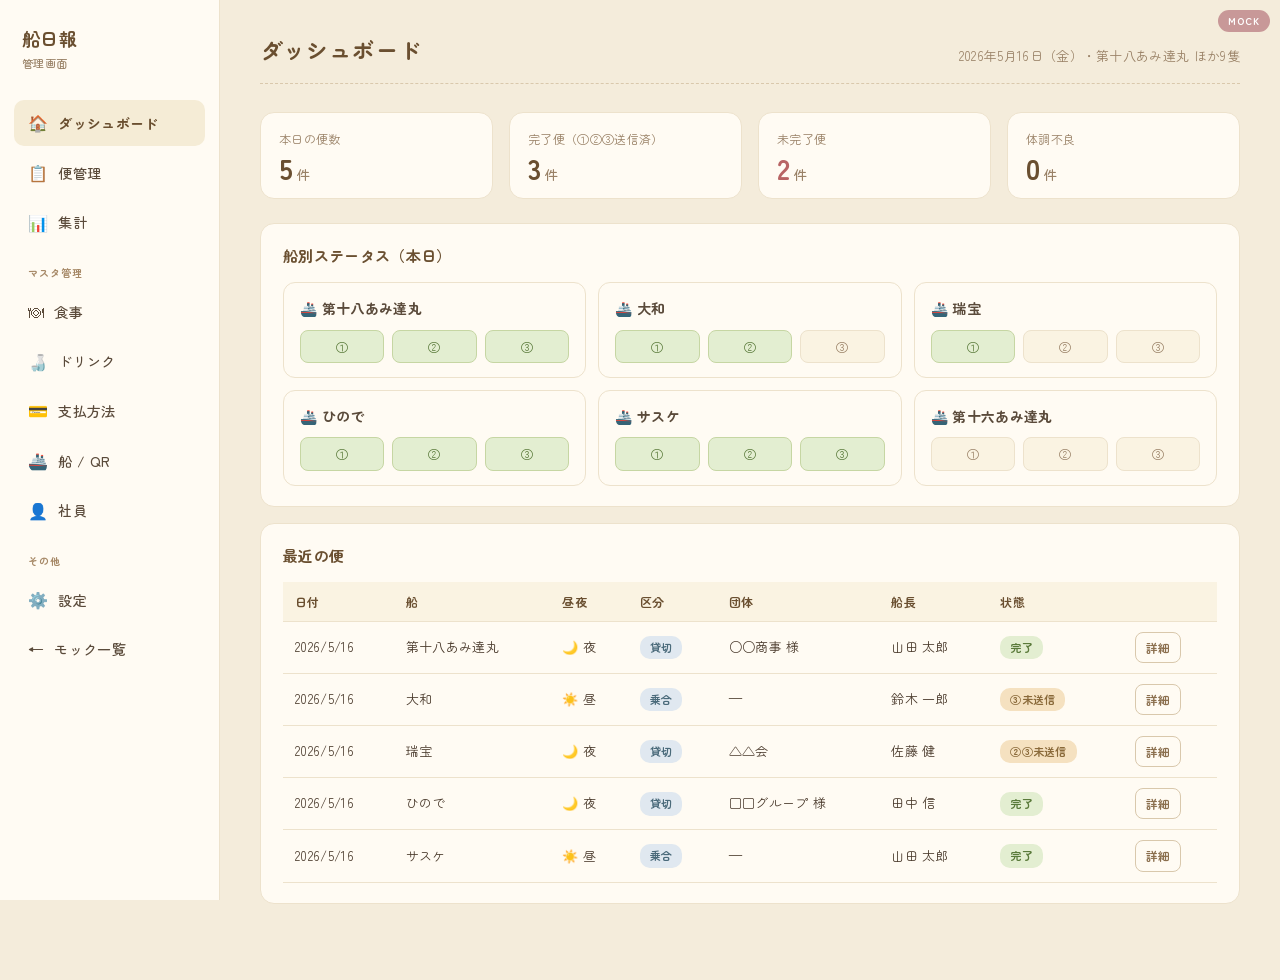
<file: admin.html>
<!DOCTYPE html>
<html lang="ja">
<head>
<meta charset="UTF-8">
<meta name="viewport" content="width=device-width, initial-scale=1">
<title>船日報 管理画面</title>
<link rel="stylesheet" href="admin.css">
</head>
<body>
<div class="mock-badge">MOCK</div>
<div class="admin-shell">

  <aside class="admin-nav">
    <div class="brand">船日報<small>管理画面</small></div>
    <ul>
      <li><a href="admin.html" class="active"><span class="nav-icon">🏠</span>ダッシュボード</a></li>
      <li><a href="admin-voyages.html"><span class="nav-icon">📋</span>便管理</a></li>
      <li><a href="admin-analytics.html"><span class="nav-icon">📊</span>集計</a></li>
    </ul>
    <div class="nav-section">マスタ管理</div>
    <ul>
      <li><a href="admin-masters.html?tab=food"><span class="nav-icon">🍽</span>食事</a></li>
      <li><a href="admin-masters.html?tab=drink"><span class="nav-icon">🍶</span>ドリンク</a></li>
      <li><a href="admin-masters.html?tab=payment"><span class="nav-icon">💳</span>支払方法</a></li>
      <li><a href="admin-masters.html?tab=ship"><span class="nav-icon">🚢</span>船 / QR</a></li>
      <li><a href="admin-masters.html?tab=employee"><span class="nav-icon">👤</span>社員</a></li>
    </ul>
    <div class="nav-section">その他</div>
    <ul>
      <li><a href="admin-settings.html"><span class="nav-icon">⚙️</span>設定</a></li>
      <li><a href="index.html"><span class="nav-icon">←</span>モック一覧</a></li>
    </ul>
  </aside>

  <main class="admin-main">
    <div class="page-header">
      <h1>ダッシュボード</h1>
      <div class="meta">2026年5月16日（金）・第十八あみ達丸 ほか9隻</div>
    </div>

    <div class="kpi-grid">
      <div class="kpi">
        <div class="label">本日の便数</div>
        <div class="value">5<small>件</small></div>
      </div>
      <div class="kpi">
        <div class="label">完了便（①②③送信済）</div>
        <div class="value">3<small>件</small></div>
      </div>
      <div class="kpi alert">
        <div class="label">未完了便</div>
        <div class="value">2<small>件</small></div>
      </div>
      <div class="kpi">
        <div class="label">体調不良</div>
        <div class="value">0<small>件</small></div>
      </div>
    </div>

    <div class="card">
      <h2 class="card-title">船別ステータス（本日）</h2>
      <div class="status-grid">
        <div class="status-card">
          <div class="name">🚢 第十八あみ達丸</div>
          <div class="status-row">
            <div class="status-step done">①</div>
            <div class="status-step done">②</div>
            <div class="status-step done">③</div>
          </div>
        </div>
        <div class="status-card">
          <div class="name">🚢 大和</div>
          <div class="status-row">
            <div class="status-step done">①</div>
            <div class="status-step done">②</div>
            <div class="status-step">③</div>
          </div>
        </div>
        <div class="status-card">
          <div class="name">🚢 瑞宝</div>
          <div class="status-row">
            <div class="status-step done">①</div>
            <div class="status-step">②</div>
            <div class="status-step">③</div>
          </div>
        </div>
        <div class="status-card">
          <div class="name">🚢 ひので</div>
          <div class="status-row">
            <div class="status-step done">①</div>
            <div class="status-step done">②</div>
            <div class="status-step done">③</div>
          </div>
        </div>
        <div class="status-card">
          <div class="name">🚢 サスケ</div>
          <div class="status-row">
            <div class="status-step done">①</div>
            <div class="status-step done">②</div>
            <div class="status-step done">③</div>
          </div>
        </div>
        <div class="status-card">
          <div class="name">🚢 第十六あみ達丸</div>
          <div class="status-row">
            <div class="status-step">①</div>
            <div class="status-step">②</div>
            <div class="status-step">③</div>
          </div>
        </div>
      </div>
    </div>

    <div class="card">
      <h2 class="card-title">最近の便</h2>
      <table class="data">
        <thead>
          <tr>
            <th>日付</th>
            <th>船</th>
            <th>昼夜</th>
            <th>区分</th>
            <th>団体</th>
            <th>船長</th>
            <th>状態</th>
            <th></th>
          </tr>
        </thead>
        <tbody>
          <tr>
            <td>2026/5/16</td>
            <td>第十八あみ達丸</td>
            <td>🌙 夜</td>
            <td><span class="pill pill-info">貸切</span></td>
            <td>○○商事 様</td>
            <td>山田 太郎</td>
            <td><span class="pill pill-done">完了</span></td>
            <td><a href="admin-voyage.html" class="btn btn-secondary btn-sm">詳細</a></td>
          </tr>
          <tr>
            <td>2026/5/16</td>
            <td>大和</td>
            <td>☀️ 昼</td>
            <td><span class="pill pill-info">乗合</span></td>
            <td>—</td>
            <td>鈴木 一郎</td>
            <td><span class="pill pill-warn">③未送信</span></td>
            <td><a href="admin-voyage.html" class="btn btn-secondary btn-sm">詳細</a></td>
          </tr>
          <tr>
            <td>2026/5/16</td>
            <td>瑞宝</td>
            <td>🌙 夜</td>
            <td><span class="pill pill-info">貸切</span></td>
            <td>△△会</td>
            <td>佐藤 健</td>
            <td><span class="pill pill-warn">②③未送信</span></td>
            <td><a href="admin-voyage.html" class="btn btn-secondary btn-sm">詳細</a></td>
          </tr>
          <tr>
            <td>2026/5/16</td>
            <td>ひので</td>
            <td>🌙 夜</td>
            <td><span class="pill pill-info">貸切</span></td>
            <td>□□グループ 様</td>
            <td>田中 信</td>
            <td><span class="pill pill-done">完了</span></td>
            <td><a href="admin-voyage.html" class="btn btn-secondary btn-sm">詳細</a></td>
          </tr>
          <tr>
            <td>2026/5/16</td>
            <td>サスケ</td>
            <td>☀️ 昼</td>
            <td><span class="pill pill-info">乗合</span></td>
            <td>—</td>
            <td>山田 太郎</td>
            <td><span class="pill pill-done">完了</span></td>
            <td><a href="admin-voyage.html" class="btn btn-secondary btn-sm">詳細</a></td>
          </tr>
        </tbody>
      </table>
    </div>

  </main>
</div>
</body>
</html>
</file>
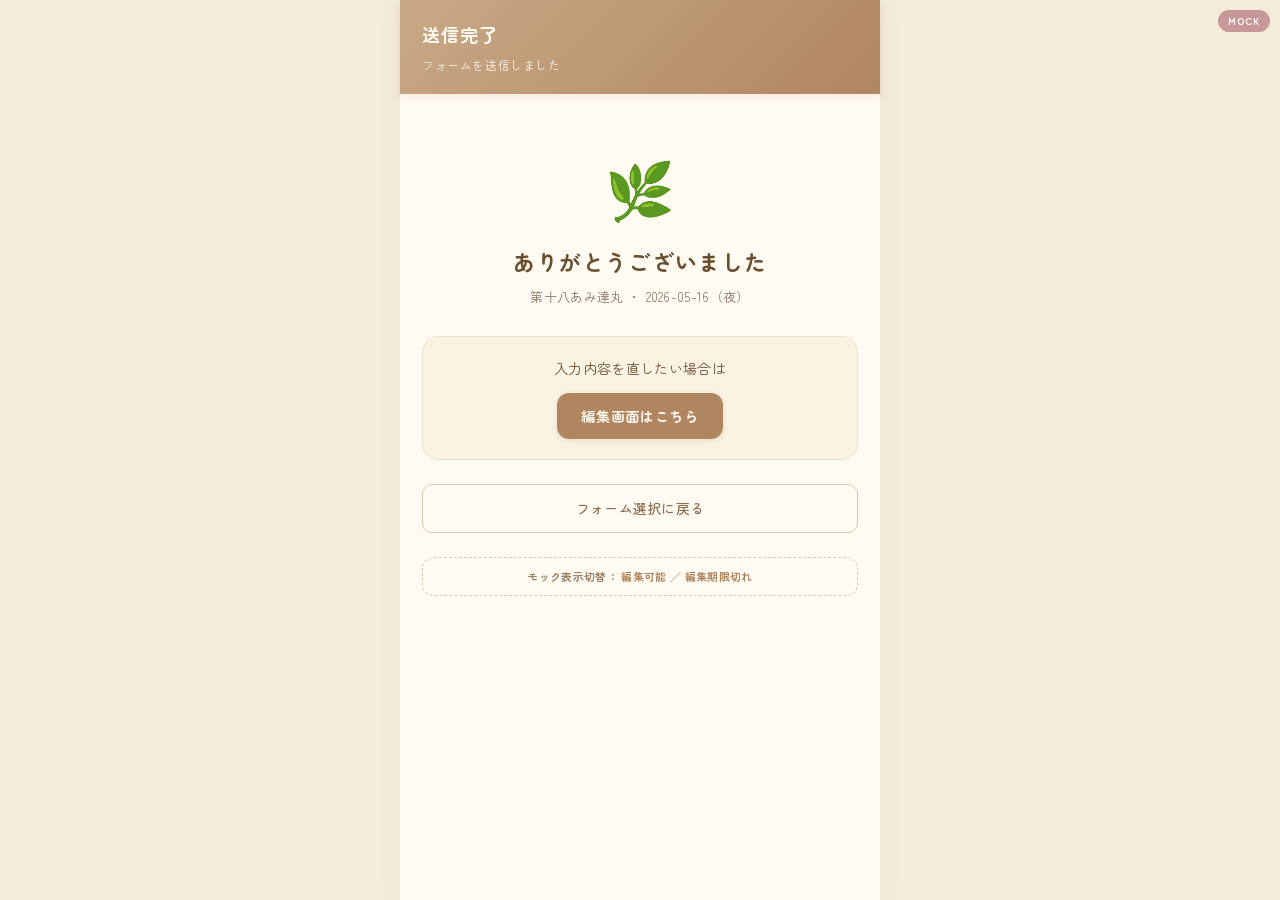
<file: confirm.html>
<!DOCTYPE html>
<html lang="ja">
<head>
<meta charset="UTF-8">
<meta name="viewport" content="width=device-width, initial-scale=1">
<title>送信完了｜船日報</title>
<link rel="stylesheet" href="common.css">
<style>
  .complete-icon {
    font-size: 56px;
    text-align: center;
    margin: 28px 0 12px;
  }
  .complete-title {
    text-align: center;
    font-size: 22px;
    font-weight: 700;
    color: #6a4f30;
    margin-bottom: 8px;
    letter-spacing: 0.05em;
  }
  .complete-sub {
    text-align: center;
    font-size: 13px;
    color: #8a7866;
    margin-bottom: 28px;
  }
  .edit-section {
    background: #faf3e2;
    border: 1px solid #ede2cc;
    border-radius: 16px;
    padding: 20px;
    text-align: center;
    margin-bottom: 16px;
  }
  .edit-section.expired {
    background: #f5e8e3;
    border-color: #e8c8b8;
  }
  .edit-section .icon {
    font-size: 24px;
    margin-bottom: 8px;
  }
  .edit-section .msg {
    font-size: 14px;
    color: #6a4f30;
    margin-bottom: 14px;
  }
  .edit-section.expired .msg {
    color: #8a4a3a;
  }
  .edit-link {
    display: inline-block;
    padding: 12px 24px;
    background: #b08660;
    color: #fffbf3;
    border-radius: 12px;
    text-decoration: none;
    font-weight: 700;
    font-size: 14px;
    letter-spacing: 0.05em;
    box-shadow: 0 2px 6px rgba(140, 110, 70, 0.15);
  }
  .toggle-mock {
    background: #fffbf3;
    border: 1px dashed #d9c8ac;
    border-radius: 12px;
    padding: 10px 14px;
    margin-top: 24px;
    font-size: 11px;
    color: #998166;
    text-align: center;
  }
  .toggle-mock a {
    color: #b08660;
    text-decoration: none;
    font-weight: 600;
  }
</style>
</head>
<body>
<div class="mock-badge">MOCK</div>
<div class="app">
  <header>
    <h1>送信完了</h1>
    <div class="sub">フォームを送信しました</div>
  </header>

  <div class="content">
    <div class="complete-icon">🌿</div>
    <div class="complete-title">ありがとうございました</div>
    <div class="complete-sub">第十八あみ達丸 ・ 2026-05-16（夜）</div>

    <div id="editArea"></div>

    <a href="selector.html" class="btn-secondary" style="margin-top: 24px;">フォーム選択に戻る</a>

    <div class="toggle-mock">
      <strong>モック表示切替：</strong>
      <a href="?state=editable">編集可能</a> ／
      <a href="?state=expired">編集期限切れ</a>
    </div>
  </div>
</div>

<script>
  const params = new URLSearchParams(location.search);
  const state = params.get('state') || 'editable';
  const area = document.getElementById('editArea');

  if (state === 'expired') {
    area.innerHTML = `
      <div class="edit-section expired">
        <div class="icon">⏰</div>
        <div class="msg">編集可能時間を過ぎています<br>修正が必要な場合は管理者にご連絡ください</div>
      </div>`;
  } else {
    area.innerHTML = `
      <div class="edit-section">
        <div class="msg">入力内容を直したい場合は</div>
        <a href="#" class="edit-link">編集画面はこちら</a>
      </div>`;
  }
</script>
</body>
</html>
</file>
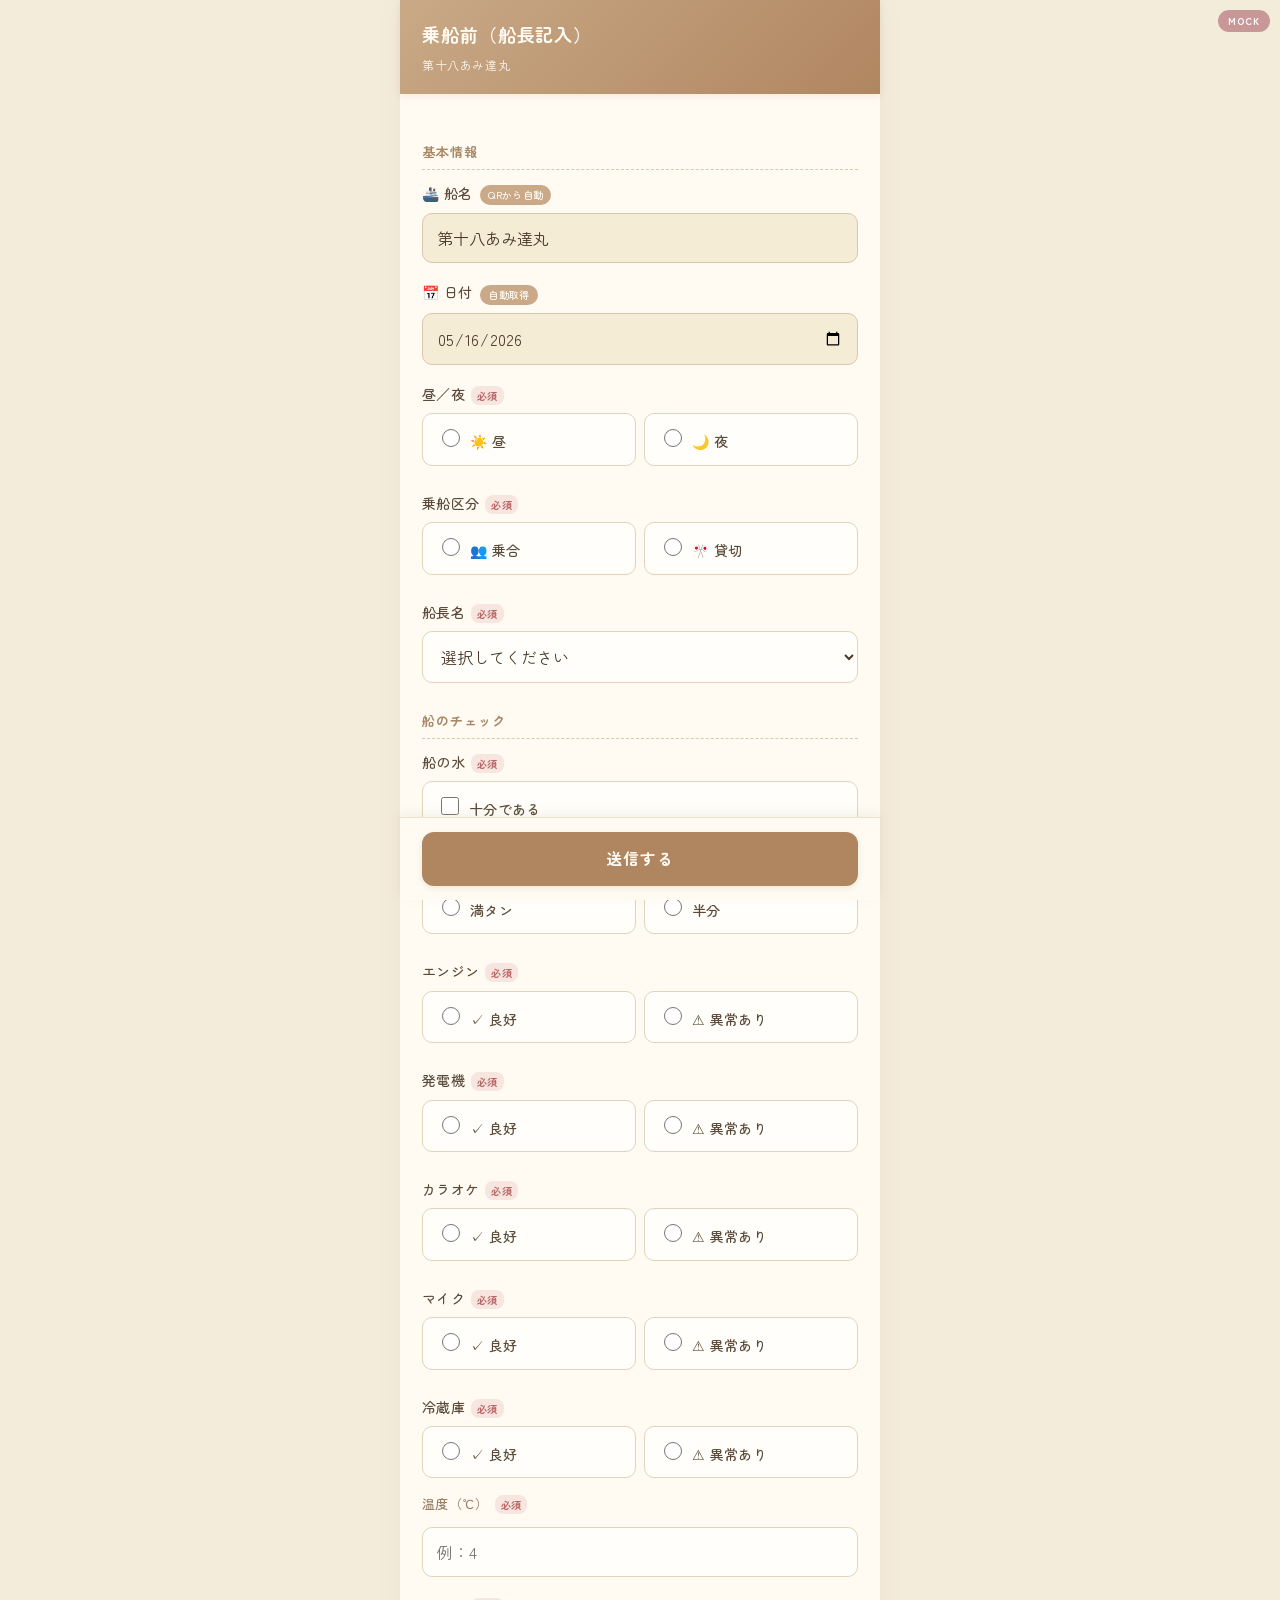
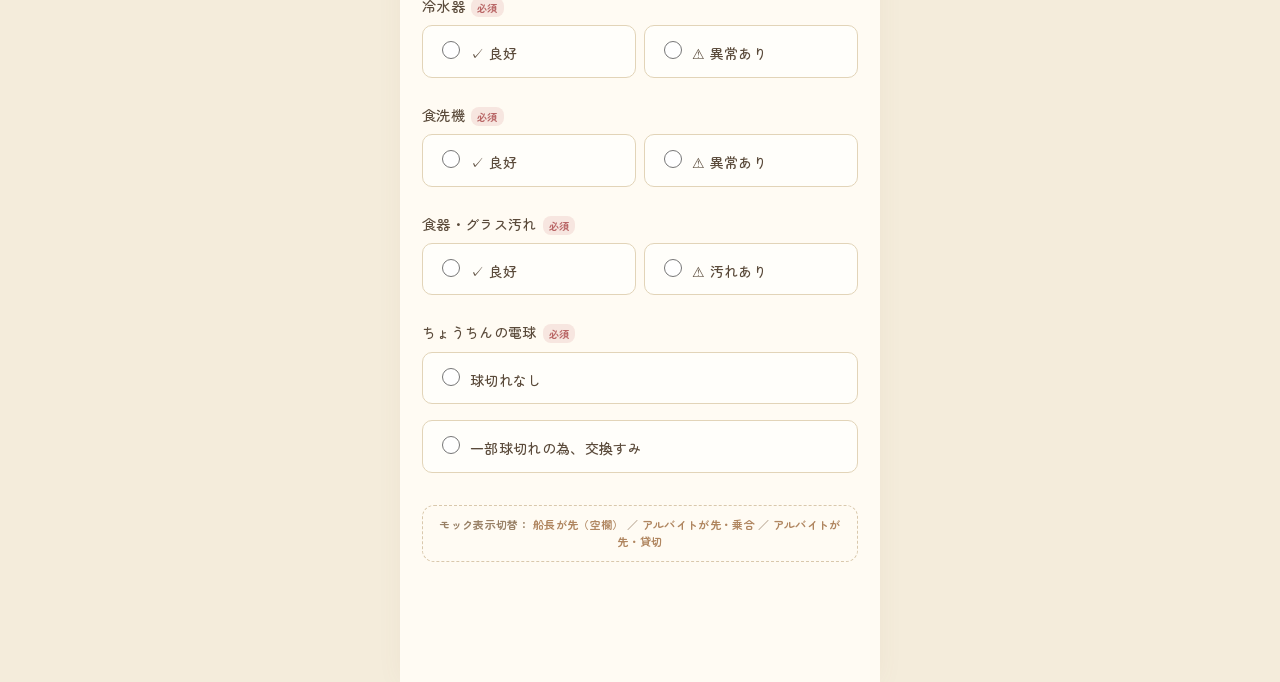
<file: form1.html>
<!DOCTYPE html>
<html lang="ja">
<head>
<meta charset="UTF-8">
<meta name="viewport" content="width=device-width, initial-scale=1">
<title>乗船前（船長記入）｜船日報</title>
<link rel="stylesheet" href="common.css">
</head>
<body>
<div class="mock-badge">MOCK</div>
<div class="app">
  <header>
    <h1>乗船前（船長記入）</h1>
    <div class="sub">第十八あみ達丸</div>
  </header>

  <div class="content">

    <div class="section-title">基本情報</div>

    <div class="field">
      <label>🚢 船名<span class="prefilled-tag">QRから自動</span></label>
      <input type="text" value="第十八あみ達丸" readonly class="prefilled">
    </div>

    <div class="field">
      <label>📅 日付<span class="prefilled-tag">自動取得</span></label>
      <input type="date" value="2026-05-16" class="prefilled">
    </div>

    <div class="field">
      <label>昼／夜<span class="required">必須</span></label>
      <div class="option-grid">
        <label class="option"><input type="radio" name="dn">☀️ 昼</label>
        <label class="option"><input type="radio" name="dn">🌙 夜</label>
      </div>
    </div>

    <div class="field">
      <label>乗船区分<span class="required">必須</span><span class="prefilled-tag" id="inheritedTag" style="display:none;">アルバイト記入から自動入力</span></label>
      <div class="option-grid">
        <label class="option"><input type="radio" name="boarding" value="norai">👥 乗合</label>
        <label class="option"><input type="radio" name="boarding" value="kashikiri">🎌 貸切</label>
      </div>
      <div class="hint" id="inheritedHint" style="display:none;">アルバイトが先に送信していたため、その値が表示されています（変更可）</div>
    </div>

    <div class="field" id="groupNameField" style="display: none;">
      <label>団体名<span class="required">必須</span></label>
      <input id="groupNameInput" type="text" placeholder="例：○○商事 様">
      <div class="hint">貸切時のみ記入</div>
    </div>

    <div class="field">
      <label>船長名<span class="required">必須</span></label>
      <select>
        <option value="">選択してください</option>
        <option>山田 太郎</option>
        <option>鈴木 一郎</option>
        <option>佐藤 健</option>
        <option>田中 信</option>
      </select>
    </div>

    <div class="section-title">船のチェック</div>

    <div class="field">
      <label>船の水<span class="required">必須</span></label>
      <label class="option"><input type="checkbox">十分である</label>
    </div>

    <div class="field">
      <label>燃料<span class="required">必須</span></label>
      <div class="option-grid">
        <label class="option"><input type="radio" name="fuel">満タン</label>
        <label class="option"><input type="radio" name="fuel">半分</label>
      </div>
    </div>

    <div class="field">
      <label>エンジン<span class="required">必須</span></label>
      <div class="option-grid">
        <label class="option"><input type="radio" name="engine" value="ok">✓ 良好</label>
        <label class="option"><input type="radio" name="engine" value="ng">⚠ 異常あり</label>
      </div>
    </div>
    <div class="field" id="engineNoteField" style="display: none;">
      <label>エンジンの異常内容<span class="required">必須</span></label>
      <input type="text" placeholder="異常の内容を記入">
    </div>

    <div class="field">
      <label>発電機<span class="required">必須</span></label>
      <div class="option-grid">
        <label class="option"><input type="radio" name="generator" value="ok">✓ 良好</label>
        <label class="option"><input type="radio" name="generator" value="ng">⚠ 異常あり</label>
      </div>
    </div>
    <div class="field" id="generatorNoteField" style="display: none;">
      <label>発電機の異常内容<span class="required">必須</span></label>
      <input type="text" placeholder="異常の内容を記入">
    </div>

    <div class="field">
      <label>カラオケ<span class="required">必須</span></label>
      <div class="option-grid">
        <label class="option"><input type="radio" name="karaoke" value="ok">✓ 良好</label>
        <label class="option"><input type="radio" name="karaoke" value="ng">⚠ 異常あり</label>
      </div>
    </div>
    <div class="field" id="karaokeNoteField" style="display: none;">
      <label>カラオケの異常内容<span class="required">必須</span></label>
      <input type="text" placeholder="異常の内容を記入">
    </div>

    <div class="field">
      <label>マイク<span class="required">必須</span></label>
      <div class="option-grid">
        <label class="option"><input type="radio" name="mic" value="ok">✓ 良好</label>
        <label class="option"><input type="radio" name="mic" value="ng">⚠ 異常あり</label>
      </div>
    </div>
    <div class="field" id="micNoteField" style="display: none;">
      <label>マイクの異常内容<span class="required">必須</span></label>
      <input type="text" placeholder="異常の内容を記入">
    </div>

    <div class="field">
      <label>冷蔵庫<span class="required">必須</span></label>
      <div class="option-grid">
        <label class="option"><input type="radio" name="fridge" value="ok">✓ 良好</label>
        <label class="option"><input type="radio" name="fridge" value="ng">⚠ 異常あり</label>
      </div>
      <div style="margin-top:8px;">
        <label style="font-size:13px;color:#998166;">温度（℃）<span class="required">必須</span></label>
        <input type="number" placeholder="例：4" style="margin-top:4px;">
      </div>
    </div>
    <div class="field" id="fridgeNoteField" style="display: none;">
      <label>冷蔵庫の異常内容<span class="required">必須</span></label>
      <input type="text" placeholder="異常の内容を記入">
    </div>

    <div class="field">
      <label>冷水器<span class="required">必須</span></label>
      <div class="option-grid">
        <label class="option"><input type="radio" name="waterCooler" value="ok">✓ 良好</label>
        <label class="option"><input type="radio" name="waterCooler" value="ng">⚠ 異常あり</label>
      </div>
    </div>
    <div class="field" id="waterCoolerNoteField" style="display: none;">
      <label>冷水器の異常内容<span class="required">必須</span></label>
      <input type="text" placeholder="異常の内容を記入">
    </div>

    <div class="field">
      <label>食洗機<span class="required">必須</span></label>
      <div class="option-grid">
        <label class="option"><input type="radio" name="dishwasher" value="ok">✓ 良好</label>
        <label class="option"><input type="radio" name="dishwasher" value="ng">⚠ 異常あり</label>
      </div>
    </div>
    <div class="field" id="dishwasherNoteField" style="display: none;">
      <label>食洗機の異常内容<span class="required">必須</span></label>
      <input type="text" placeholder="異常の内容を記入">
    </div>

    <div class="field">
      <label>食器・グラス汚れ<span class="required">必須</span></label>
      <div class="option-grid">
        <label class="option"><input type="radio" name="dish" value="ok">✓ 良好</label>
        <label class="option"><input type="radio" name="dish" value="ng">⚠ 汚れあり</label>
      </div>
    </div>
    <div class="field" id="dishNoteField" style="display: none;">
      <label>汚れの内容<span class="required">必須</span></label>
      <input type="text" placeholder="どこに汚れがあったか記入">
    </div>

    <div class="field">
      <label>ちょうちんの電球<span class="required">必須</span></label>
      <div class="option-list">
        <label class="option"><input type="radio" name="lt">球切れなし</label>
        <label class="option"><input type="radio" name="lt">一部球切れの為、交換すみ</label>
      </div>
    </div>

    <div class="toggle-mock">
      <strong>モック表示切替：</strong>
      <a href="?inherited=none">船長が先（空欄）</a> ／
      <a href="?inherited=norai">アルバイトが先・乗合</a> ／
      <a href="?inherited=kashikiri">アルバイトが先・貸切</a>
    </div>

  </div>

  <div class="fixed-bottom">
    <a href="confirm.html?from=1" class="btn-primary">送信する</a>
  </div>
</div>
<script>
  document.addEventListener('DOMContentLoaded', function() {
    var params = new URLSearchParams(location.search);
    var inherited = params.get('inherited') || 'none'; // none / norai / kashikiri

    var boardingRadios = document.querySelectorAll('input[name="boarding"]');
    var groupField = document.getElementById('groupNameField');
    var groupInput = document.getElementById('groupNameInput');
    var inheritedTag = document.getElementById('inheritedTag');
    var inheritedHint = document.getElementById('inheritedHint');

    // アルバイトが先に送信していた場合は引き継ぎ
    if (inherited === 'norai' || inherited === 'kashikiri') {
      var preselect = document.querySelector('input[name="boarding"][value="' + inherited + '"]');
      if (preselect) preselect.checked = true;
      if (inherited === 'kashikiri') {
        groupInput.value = '○○商事 様';
      }
      inheritedTag.style.display = '';
      inheritedHint.style.display = '';
    }

    function updateGroup() {
      var c = document.querySelector('input[name="boarding"]:checked');
      groupField.style.display = (c && c.value === 'kashikiri') ? 'block' : 'none';
    }
    boardingRadios.forEach(function(r) {
      r.addEventListener('change', updateGroup);
      r.addEventListener('click', updateGroup);
    });
    updateGroup();

    // 船チェック項目 → 異常／汚れあり時の備考表示
    ['engine','generator','karaoke','mic','fridge','waterCooler','dishwasher','dish'].forEach(function(name) {
      var radios = document.querySelectorAll('input[name="' + name + '"]');
      var field = document.getElementById(name + 'NoteField');
      if (!field) return;
      function update() {
        var c = document.querySelector('input[name="' + name + '"]:checked');
        field.style.display = (c && c.value === 'ng') ? 'block' : 'none';
      }
      radios.forEach(function(r) {
        r.addEventListener('change', update);
        r.addEventListener('click', update);
      });
      update();
    });
  });
</script>
</body>
</html>
</file>
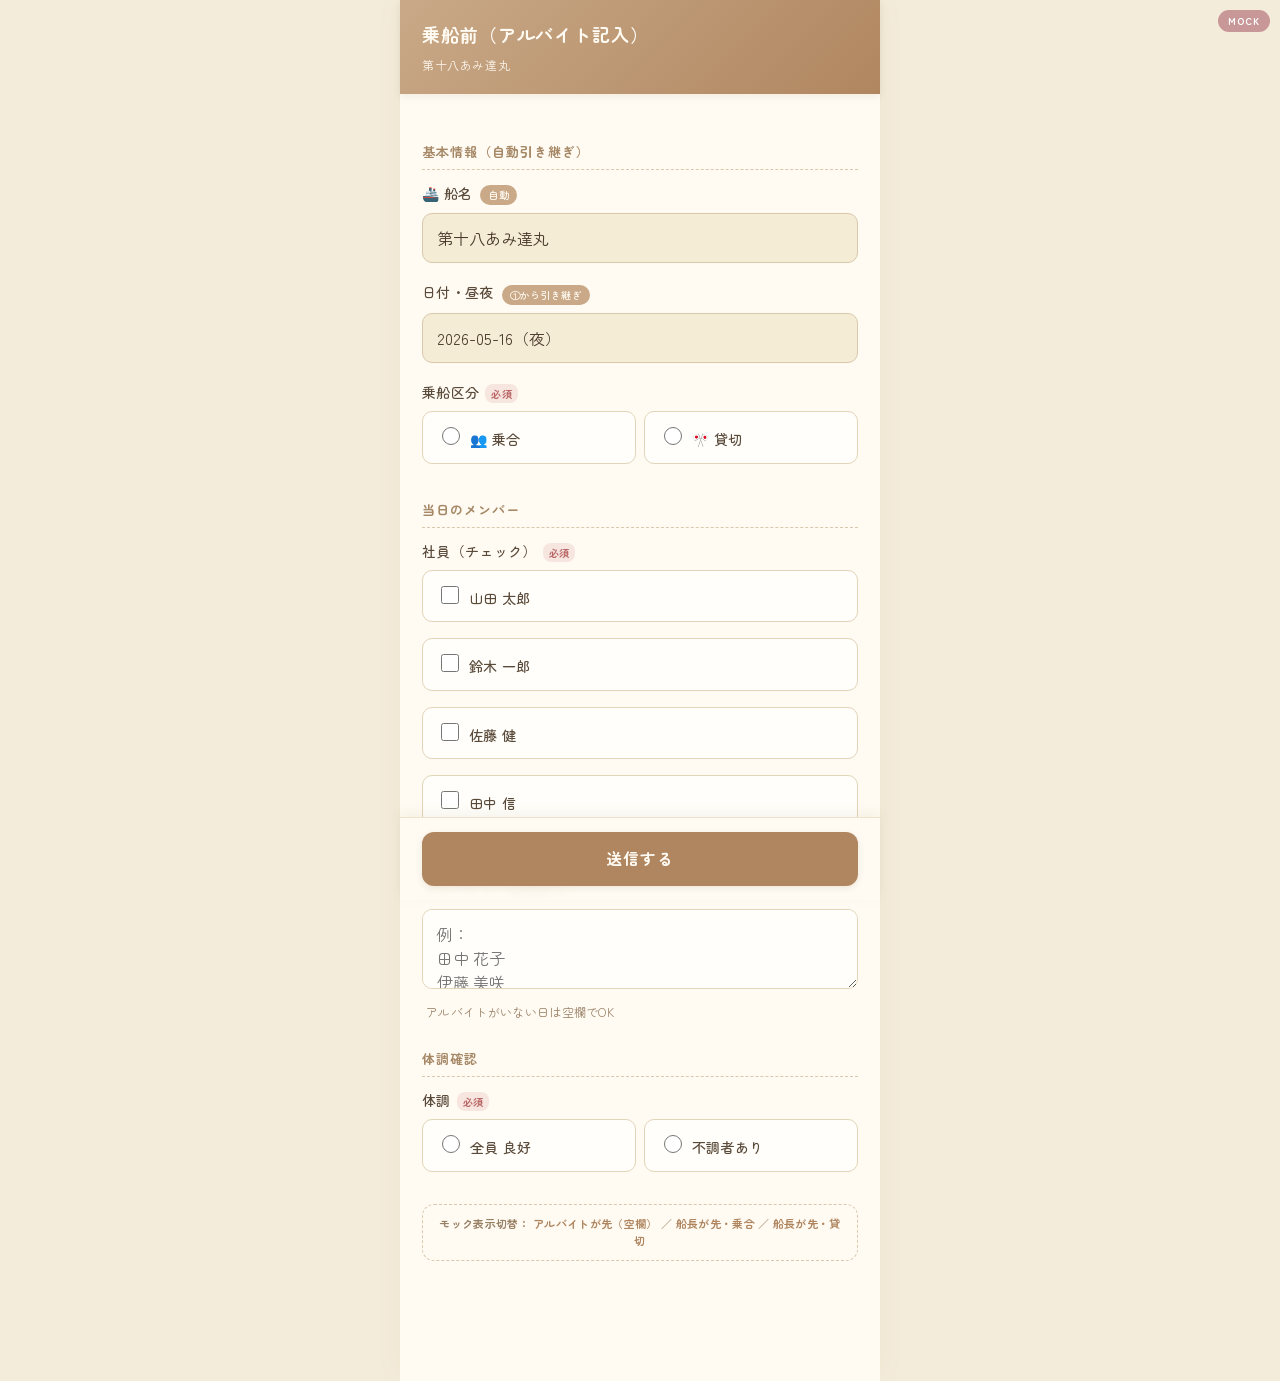
<file: form2.html>
<!DOCTYPE html>
<html lang="ja">
<head>
<meta charset="UTF-8">
<meta name="viewport" content="width=device-width, initial-scale=1">
<title>乗船前（アルバイト記入）｜船日報</title>
<link rel="stylesheet" href="common.css">
</head>
<body>
<div class="mock-badge">MOCK</div>
<div class="app">
  <header>
    <h1>乗船前（アルバイト記入）</h1>
    <div class="sub">第十八あみ達丸</div>
  </header>

  <div class="content">

    <div class="section-title">基本情報（自動引き継ぎ）</div>

    <div class="field">
      <label>🚢 船名<span class="prefilled-tag">自動</span></label>
      <input type="text" value="第十八あみ達丸" readonly class="prefilled">
    </div>

    <div class="field">
      <label>日付・昼夜<span class="prefilled-tag">①から引き継ぎ</span></label>
      <input type="text" value="2026-05-16（夜）" readonly class="prefilled">
    </div>

    <div class="field">
      <label>乗船区分<span class="required">必須</span><span class="prefilled-tag" id="inheritedTag" style="display:none;">船長記入から自動入力</span></label>
      <div class="option-grid">
        <label class="option"><input type="radio" name="boarding" value="norai">👥 乗合</label>
        <label class="option"><input type="radio" name="boarding" value="kashikiri">🎌 貸切</label>
      </div>
      <div class="hint" id="inheritedHint" style="display:none;">船長が先に送信していたため、その値が表示されています（変更可）</div>
    </div>

    <div class="field" id="groupNameField" style="display: none;">
      <label>団体名<span class="required">必須</span></label>
      <input id="groupNameInput" type="text" placeholder="例：○○商事 様">
      <div class="hint">貸切時のみ記入</div>
    </div>

    <div class="section-title">当日のメンバー</div>

    <div class="field">
      <label>社員（チェック）<span class="required">必須</span></label>
      <div class="option-list">
        <label class="option"><input type="checkbox">山田 太郎</label>
        <label class="option"><input type="checkbox">鈴木 一郎</label>
        <label class="option"><input type="checkbox">佐藤 健</label>
        <label class="option"><input type="checkbox">田中 信</label>
      </div>
      <div class="hint">マスタから自動表示・複数選択可</div>
    </div>

    <div class="field">
      <label>アルバイト（自由記入）</label>
      <textarea placeholder="例：&#10;田中 花子&#10;伊藤 美咲"></textarea>
      <div class="hint">アルバイトがいない日は空欄でOK</div>
    </div>

    <div class="section-title">体調確認</div>

    <div class="field">
      <label>体調<span class="required">必須</span></label>
      <div class="option-grid">
        <label class="option"><input type="radio" name="cond" value="ok">全員 良好</label>
        <label class="option"><input type="radio" name="cond" value="ng">不調者あり</label>
      </div>
    </div>

    <div class="field" id="symptomField" style="display: none;">
      <label>不調者の名前と症状<span class="required">必須</span></label>
      <textarea placeholder="例：&#10;山田 太郎：軽い頭痛&#10;鈴木 一郎：咳・鼻水"></textarea>
      <div class="hint">1行に1名・名前と症状を記入</div>
    </div>

    <div class="toggle-mock">
      <strong>モック表示切替：</strong>
      <a href="?inherited=none">アルバイトが先（空欄）</a> ／
      <a href="?inherited=norai">船長が先・乗合</a> ／
      <a href="?inherited=kashikiri">船長が先・貸切</a>
    </div>

  </div>

  <div class="fixed-bottom">
    <a href="confirm.html?from=2" class="btn-primary">送信する</a>
  </div>
</div>
<script>
  document.addEventListener('DOMContentLoaded', function() {
    var params = new URLSearchParams(location.search);
    var inherited = params.get('inherited') || 'none'; // none / norai / kashikiri

    var boardingRadios = document.querySelectorAll('input[name="boarding"]');
    var groupField = document.getElementById('groupNameField');
    var groupInput = document.getElementById('groupNameInput');
    var inheritedTag = document.getElementById('inheritedTag');
    var inheritedHint = document.getElementById('inheritedHint');

    // 引き継ぎがあれば初期値を入れる
    if (inherited === 'norai' || inherited === 'kashikiri') {
      var preselect = document.querySelector('input[name="boarding"][value="' + inherited + '"]');
      if (preselect) preselect.checked = true;
      if (inherited === 'kashikiri') {
        groupInput.value = '○○商事 様';
      }
      inheritedTag.style.display = '';
      inheritedHint.style.display = '';
    }

    function updateBoarding() {
      var c = document.querySelector('input[name="boarding"]:checked');
      groupField.style.display = (c && c.value === 'kashikiri') ? 'block' : 'none';
    }
    boardingRadios.forEach(function(r) {
      r.addEventListener('change', updateBoarding);
      r.addEventListener('click', updateBoarding);
    });
    updateBoarding();

    // 体調 → 症状欄
    var condRadios = document.querySelectorAll('input[name="cond"]');
    var symptomField = document.getElementById('symptomField');
    function updateCond() {
      var c = document.querySelector('input[name="cond"]:checked');
      symptomField.style.display = (c && c.value === 'ng') ? 'block' : 'none';
    }
    condRadios.forEach(function(r) {
      r.addEventListener('change', updateCond);
      r.addEventListener('click', updateCond);
    });
    updateCond();
  });
</script>
</body>
</html>
</file>
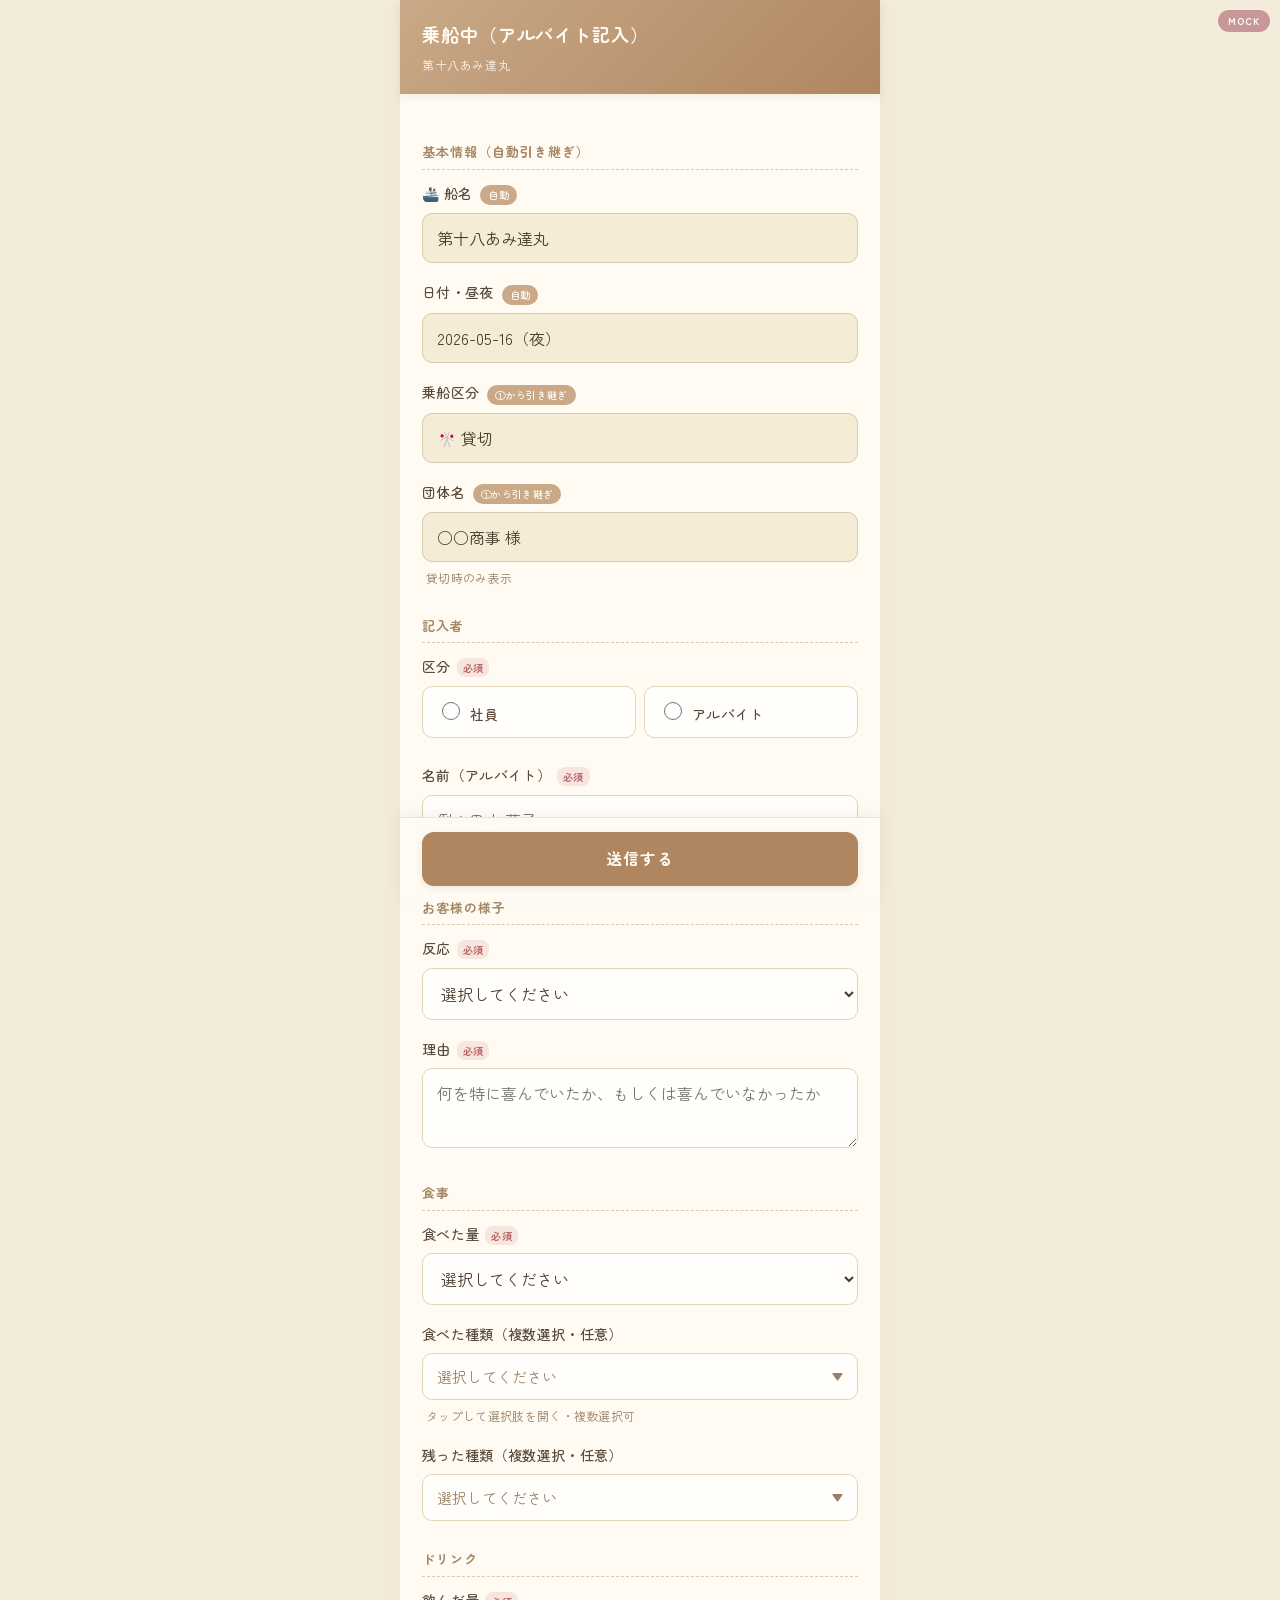
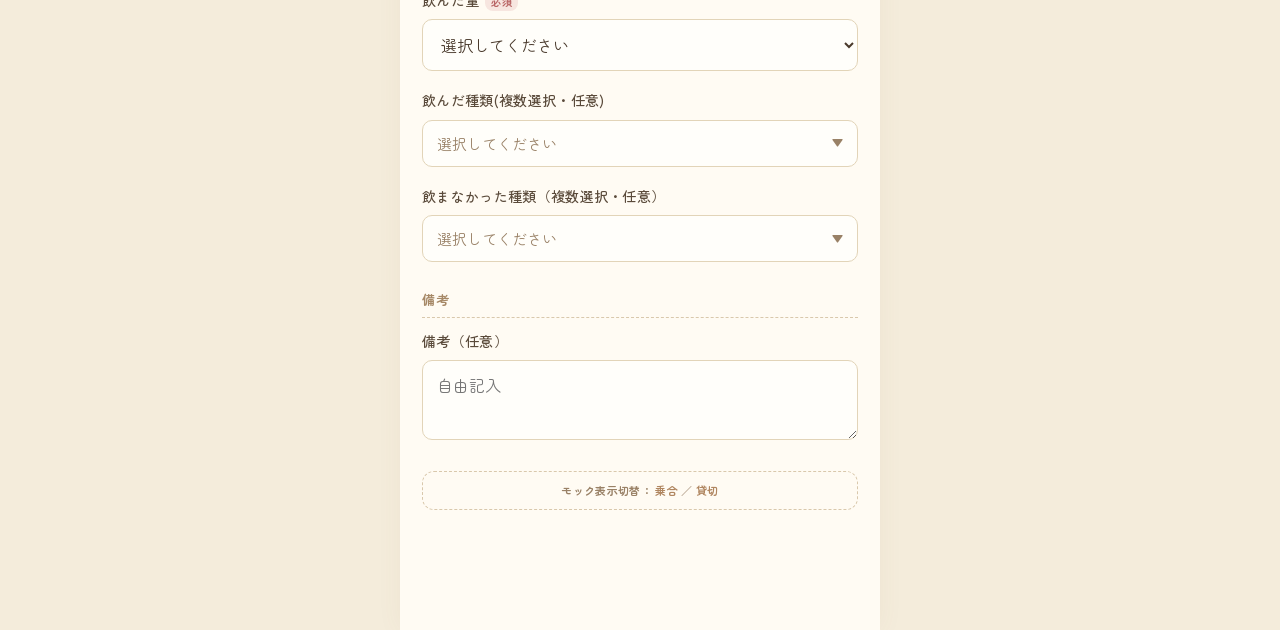
<file: form3.html>
<!DOCTYPE html>
<html lang="ja">
<head>
<meta charset="UTF-8">
<meta name="viewport" content="width=device-width, initial-scale=1">
<title>乗船中（アルバイト記入）｜船日報</title>
<link rel="stylesheet" href="common.css">
</head>
<body>
<div class="mock-badge">MOCK</div>
<div class="app">
  <header>
    <h1>乗船中（アルバイト記入）</h1>
    <div class="sub">第十八あみ達丸</div>
  </header>

  <div class="content">

    <div class="section-title">基本情報（自動引き継ぎ）</div>

    <div class="field">
      <label>🚢 船名<span class="prefilled-tag">自動</span></label>
      <input type="text" value="第十八あみ達丸" readonly class="prefilled">
    </div>

    <div class="field">
      <label>日付・昼夜<span class="prefilled-tag">自動</span></label>
      <input type="text" value="2026-05-16（夜）" readonly class="prefilled">
    </div>

    <div class="field">
      <label>乗船区分<span class="prefilled-tag">①から引き継ぎ</span></label>
      <input id="boardingDisplay" type="text" value="🎌 貸切" readonly class="prefilled">
    </div>

    <div class="field" id="groupNameRow">
      <label>団体名<span class="prefilled-tag">①から引き継ぎ</span></label>
      <input id="groupNameDisplay" type="text" value="○○商事 様" readonly class="prefilled">
      <div class="hint">貸切時のみ表示</div>
    </div>

    <div class="section-title">記入者</div>

    <div class="field">
      <label>区分<span class="required">必須</span></label>
      <div class="option-grid">
        <label class="option"><input type="radio" name="kw">社員</label>
        <label class="option"><input type="radio" name="kw">アルバイト</label>
      </div>
    </div>

    <div class="field">
      <label>名前（アルバイト）<span class="required">必須</span></label>
      <input type="text" placeholder="例：田中 花子">
      <div class="hint">区分が「社員」の場合はプルダウンに切り替わる</div>
    </div>

    <div class="section-title">お客様の様子</div>

    <div class="field">
      <label>反応<span class="required">必須</span></label>
      <select>
        <option value="">選択してください</option>
        <option>とても喜んでいた</option>
        <option>まあまあ喜んでいた</option>
        <option>あまり喜んでなかった</option>
      </select>
    </div>

    <div class="field">
      <label>理由<span class="required">必須</span></label>
      <textarea placeholder="何を特に喜んでいたか、もしくは喜んでいなかったか"></textarea>
    </div>

    <div class="section-title">食事</div>

    <div class="field">
      <label>食べた量<span class="required">必須</span></label>
      <select>
        <option value="">選択してください</option>
        <option>よく食べた</option>
        <option>ふつう</option>
        <option>あまり食べなかった</option>
      </select>
    </div>

    <div class="field">
      <label>食べた種類（複数選択・任意）</label>
      <div class="multiselect" data-name="食べた種類">
        <button type="button" class="multiselect-button" onclick="toggleMultiselect(this)">
          <span class="multiselect-label">選択してください</span>
          <span class="multiselect-arrow">▼</span>
        </button>
        <div class="multiselect-options" style="display:none;">
          <label class="option"><input type="checkbox" onchange="updateMultiselectLabel(this)">刺身盛り合わせ</label>
          <label class="option"><input type="checkbox" onchange="updateMultiselectLabel(this)">天ぷら</label>
          <label class="option"><input type="checkbox" onchange="updateMultiselectLabel(this)">唐揚げ</label>
          <label class="option"><input type="checkbox" onchange="updateMultiselectLabel(this)">茶碗蒸し</label>
          <label class="option"><input type="checkbox" onchange="updateMultiselectLabel(this)">焼き魚</label>
          <label class="option"><input type="checkbox" onchange="updateMultiselectLabel(this)">特になし</label>
        </div>
      </div>
      <div class="hint">タップして選択肢を開く・複数選択可</div>
    </div>

    <div class="field">
      <label>残った種類（複数選択・任意）</label>
      <div class="multiselect" data-name="残った種類">
        <button type="button" class="multiselect-button" onclick="toggleMultiselect(this)">
          <span class="multiselect-label">選択してください</span>
          <span class="multiselect-arrow">▼</span>
        </button>
        <div class="multiselect-options" style="display:none;">
          <label class="option"><input type="checkbox" onchange="updateMultiselectLabel(this)">刺身盛り合わせ</label>
          <label class="option"><input type="checkbox" onchange="updateMultiselectLabel(this)">天ぷら</label>
          <label class="option"><input type="checkbox" onchange="updateMultiselectLabel(this)">唐揚げ</label>
          <label class="option"><input type="checkbox" onchange="updateMultiselectLabel(this)">茶碗蒸し</label>
          <label class="option"><input type="checkbox" onchange="updateMultiselectLabel(this)">焼き魚</label>
          <label class="option"><input type="checkbox" onchange="updateMultiselectLabel(this)">特になし</label>
        </div>
      </div>
    </div>

    <div class="section-title">ドリンク</div>

    <div class="field">
      <label>飲んだ量<span class="required">必須</span></label>
      <select>
        <option value="">選択してください</option>
        <option>よく飲んだ</option>
        <option>普通</option>
        <option>あまり飲まなかった</option>
      </select>
    </div>

    <div class="field">
      <label>飲んだ種類(複数選択・任意)</label>
      <div class="multiselect" data-name="飲んだ種類">
        <button type="button" class="multiselect-button" onclick="toggleMultiselect(this)">
          <span class="multiselect-label">選択してください</span>
          <span class="multiselect-arrow">▼</span>
        </button>
        <div class="multiselect-options" style="display:none;">
          <label class="option"><input type="checkbox" onchange="updateMultiselectLabel(this)">ビール（生）</label>
          <label class="option"><input type="checkbox" onchange="updateMultiselectLabel(this)">日本酒</label>
          <label class="option"><input type="checkbox" onchange="updateMultiselectLabel(this)">焼酎</label>
          <label class="option"><input type="checkbox" onchange="updateMultiselectLabel(this)">ハイボール</label>
          <label class="option"><input type="checkbox" onchange="updateMultiselectLabel(this)">ソフトドリンク</label>
          <label class="option"><input type="checkbox" onchange="updateMultiselectLabel(this)">特になし</label>
        </div>
      </div>
    </div>

    <div class="field">
      <label>飲まなかった種類（複数選択・任意）</label>
      <div class="multiselect" data-name="飲まなかった種類">
        <button type="button" class="multiselect-button" onclick="toggleMultiselect(this)">
          <span class="multiselect-label">選択してください</span>
          <span class="multiselect-arrow">▼</span>
        </button>
        <div class="multiselect-options" style="display:none;">
          <label class="option"><input type="checkbox" onchange="updateMultiselectLabel(this)">ビール（生）</label>
          <label class="option"><input type="checkbox" onchange="updateMultiselectLabel(this)">日本酒</label>
          <label class="option"><input type="checkbox" onchange="updateMultiselectLabel(this)">焼酎</label>
          <label class="option"><input type="checkbox" onchange="updateMultiselectLabel(this)">ハイボール</label>
          <label class="option"><input type="checkbox" onchange="updateMultiselectLabel(this)">ソフトドリンク</label>
          <label class="option"><input type="checkbox" onchange="updateMultiselectLabel(this)">特になし</label>
        </div>
      </div>
    </div>

    <div class="section-title">備考</div>

    <div class="field">
      <label>備考（任意）</label>
      <textarea placeholder="自由記入"></textarea>
    </div>

    <div class="toggle-mock">
      <strong>モック表示切替：</strong>
      <a href="?type=norai">乗合</a> ／
      <a href="?type=kashikiri">貸切</a>
    </div>

  </div>

  <div class="fixed-bottom">
    <a href="confirm.html?from=3" class="btn-primary">送信する</a>
  </div>
</div>
<script>
  // 乗合/貸切 引き継ぎ
  (function(){
    var params = new URLSearchParams(location.search);
    var type = params.get('type') || 'kashikiri';
    var boardingEl = document.getElementById('boardingDisplay');
    var groupRow = document.getElementById('groupNameRow');
    if (type === 'norai') {
      boardingEl.value = '👥 乗合';
      groupRow.style.display = 'none';
    } else {
      boardingEl.value = '🎌 貸切';
      groupRow.style.display = '';
    }
  })();

  // マルチセレクト：開閉
  function toggleMultiselect(btn) {
    var wrap = btn.closest('.multiselect');
    var opts = wrap.querySelector('.multiselect-options');
    var isOpen = opts.style.display !== 'none';
    opts.style.display = isOpen ? 'none' : 'flex';
    wrap.classList.toggle('open', !isOpen);
  }

  // マルチセレクト：チェックでラベル更新
  function updateMultiselectLabel(cb) {
    var wrap = cb.closest('.multiselect');
    var labelEl = wrap.querySelector('.multiselect-label');
    var checked = wrap.querySelectorAll('input[type="checkbox"]:checked');
    if (checked.length === 0) {
      labelEl.innerHTML = '選択してください';
      labelEl.classList.remove('has-value');
    } else {
      var names = Array.from(checked).map(function(c) {
        return c.parentElement.textContent.trim();
      });
      labelEl.innerHTML = '<span class="multiselect-count">' + checked.length + '</span>' + names.join('、');
      labelEl.classList.add('has-value');
    }
  }

  // 外側クリックで閉じる
  document.addEventListener('click', function(e) {
    document.querySelectorAll('.multiselect.open').forEach(function(ms) {
      if (!ms.contains(e.target)) {
        ms.querySelector('.multiselect-options').style.display = 'none';
        ms.classList.remove('open');
      }
    });
  });
</script>
</body>
</html>
</file>
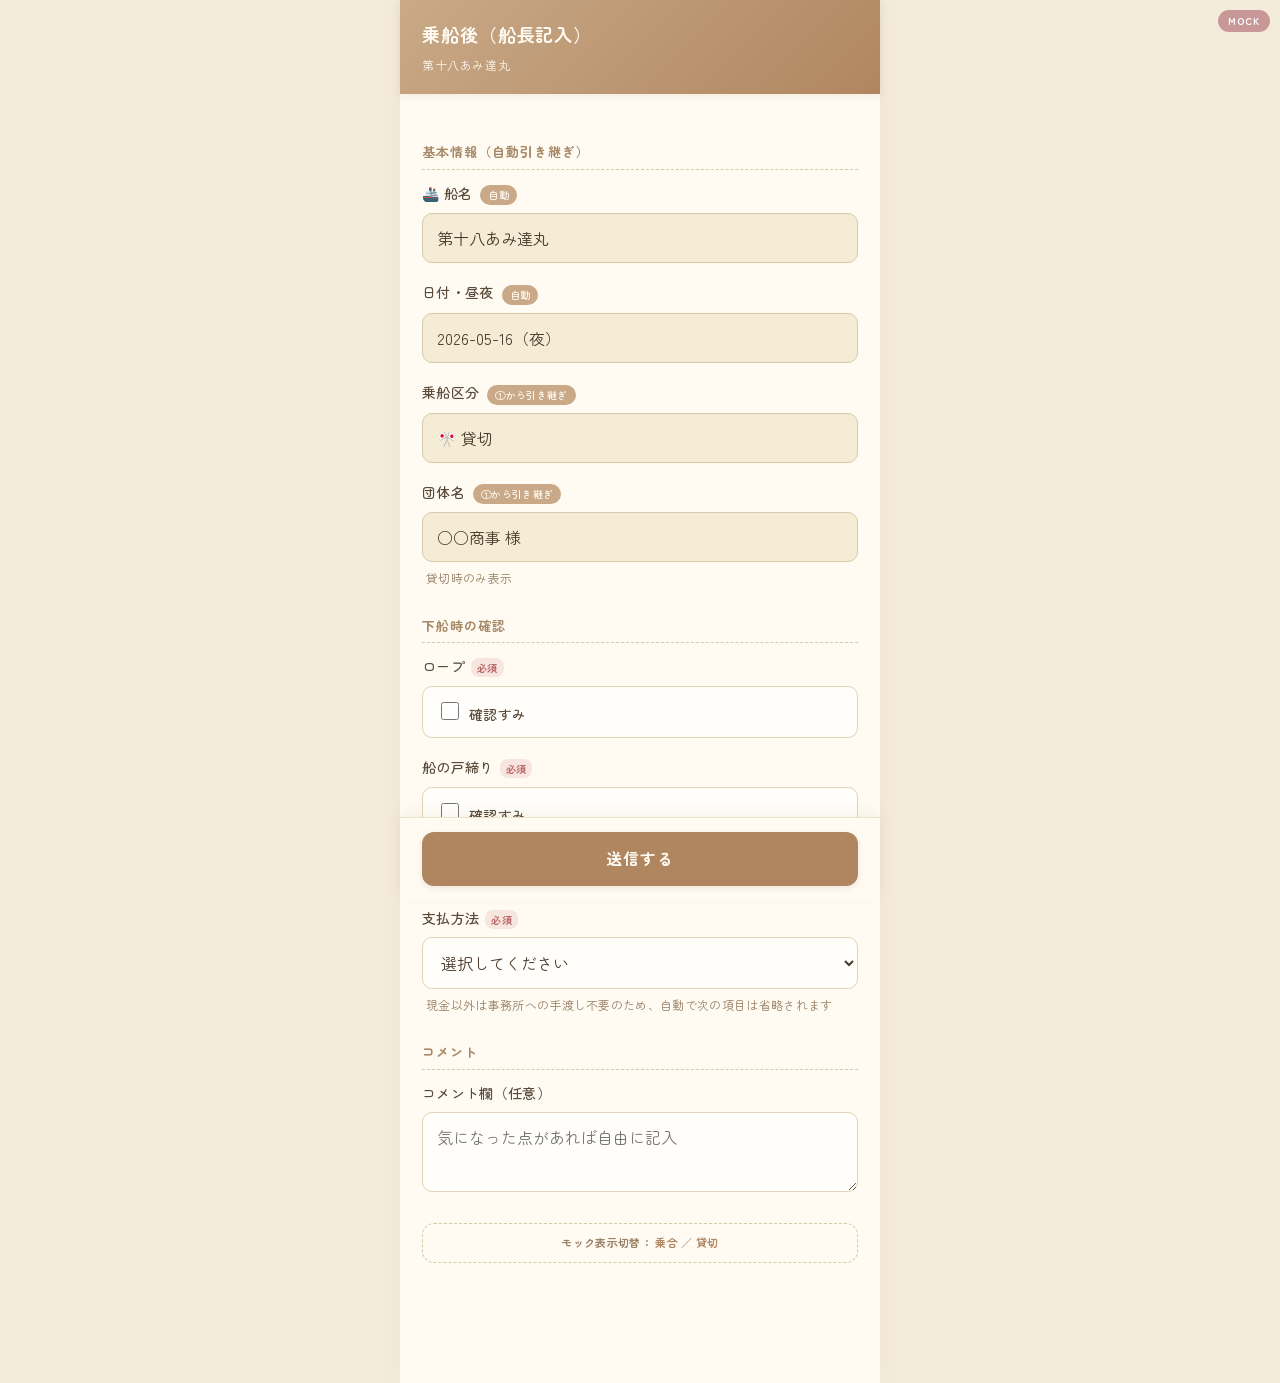
<file: form4.html>
<!DOCTYPE html>
<html lang="ja">
<head>
<meta charset="UTF-8">
<meta name="viewport" content="width=device-width, initial-scale=1">
<title>乗船後（船長記入）｜船日報</title>
<link rel="stylesheet" href="common.css">
</head>
<body>
<div class="mock-badge">MOCK</div>
<div class="app">
  <header>
    <h1>乗船後（船長記入）</h1>
    <div class="sub">第十八あみ達丸</div>
  </header>

  <div class="content">

    <div class="section-title">基本情報（自動引き継ぎ）</div>

    <div class="field">
      <label>🚢 船名<span class="prefilled-tag">自動</span></label>
      <input type="text" value="第十八あみ達丸" readonly class="prefilled">
    </div>

    <div class="field">
      <label>日付・昼夜<span class="prefilled-tag">自動</span></label>
      <input type="text" value="2026-05-16（夜）" readonly class="prefilled">
    </div>

    <div class="field">
      <label>乗船区分<span class="prefilled-tag">①から引き継ぎ</span></label>
      <input id="boardingDisplay" type="text" value="🎌 貸切" readonly class="prefilled">
    </div>

    <div class="field" id="groupNameRow">
      <label>団体名<span class="prefilled-tag">①から引き継ぎ</span></label>
      <input id="groupNameDisplay" type="text" value="○○商事 様" readonly class="prefilled">
      <div class="hint">貸切時のみ表示</div>
    </div>

    <div class="section-title">下船時の確認</div>

    <div class="field">
      <label>ロープ<span class="required">必須</span></label>
      <label class="option"><input type="checkbox">確認すみ</label>
    </div>

    <div class="field">
      <label>船の戸締り<span class="required">必須</span></label>
      <label class="option"><input type="checkbox">確認すみ</label>
    </div>

    <div class="section-title">支払い</div>

    <div class="field">
      <label>支払方法<span class="required">必須</span></label>
      <select id="paymentMethod">
        <option value="">選択してください</option>
        <option value="cash">現金</option>
        <option value="card">カード</option>
        <option value="transfer">振込</option>
        <option value="later">後日請求</option>
        <option value="none">支払いなし</option>
      </select>
      <div class="hint">現金以外は事務所への手渡し不要のため、自動で次の項目は省略されます</div>
    </div>

    <div class="field" id="paymentDoneField" style="display: none;">
      <label>事務所に渡し済<span class="required">必須</span></label>
      <label class="option"><input type="checkbox">事務所に渡しすみ</label>
      <div class="hint">現金で受け取った場合のみ表示・必ずチェック</div>
    </div>

    <div class="section-title">コメント</div>

    <div class="field">
      <label>コメント欄（任意）</label>
      <textarea placeholder="気になった点があれば自由に記入"></textarea>
    </div>

    <div class="toggle-mock">
      <strong>モック表示切替：</strong>
      <a href="?type=norai">乗合</a> ／
      <a href="?type=kashikiri">貸切</a>
    </div>

  </div>

  <div class="fixed-bottom">
    <a href="confirm.html?from=4" class="btn-primary">送信する</a>
  </div>
</div>
<script>
  (function(){
    var params = new URLSearchParams(location.search);
    var type = params.get('type') || 'kashikiri';
    var boardingEl = document.getElementById('boardingDisplay');
    var groupRow = document.getElementById('groupNameRow');
    if (type === 'norai') {
      boardingEl.value = '👥 乗合';
      groupRow.style.display = 'none';
    } else {
      boardingEl.value = '🎌 貸切';
      groupRow.style.display = '';
    }
  })();

  document.addEventListener('DOMContentLoaded', function() {
    var paySelect = document.getElementById('paymentMethod');
    var doneField = document.getElementById('paymentDoneField');
    function update() {
      // 「現金」を選んだ時だけ「事務所に渡し済」を表示
      doneField.style.display = (paySelect.value === 'cash') ? 'block' : 'none';
    }
    paySelect.addEventListener('change', update);
    update();
  });
</script>
</body>
</html>
</file>
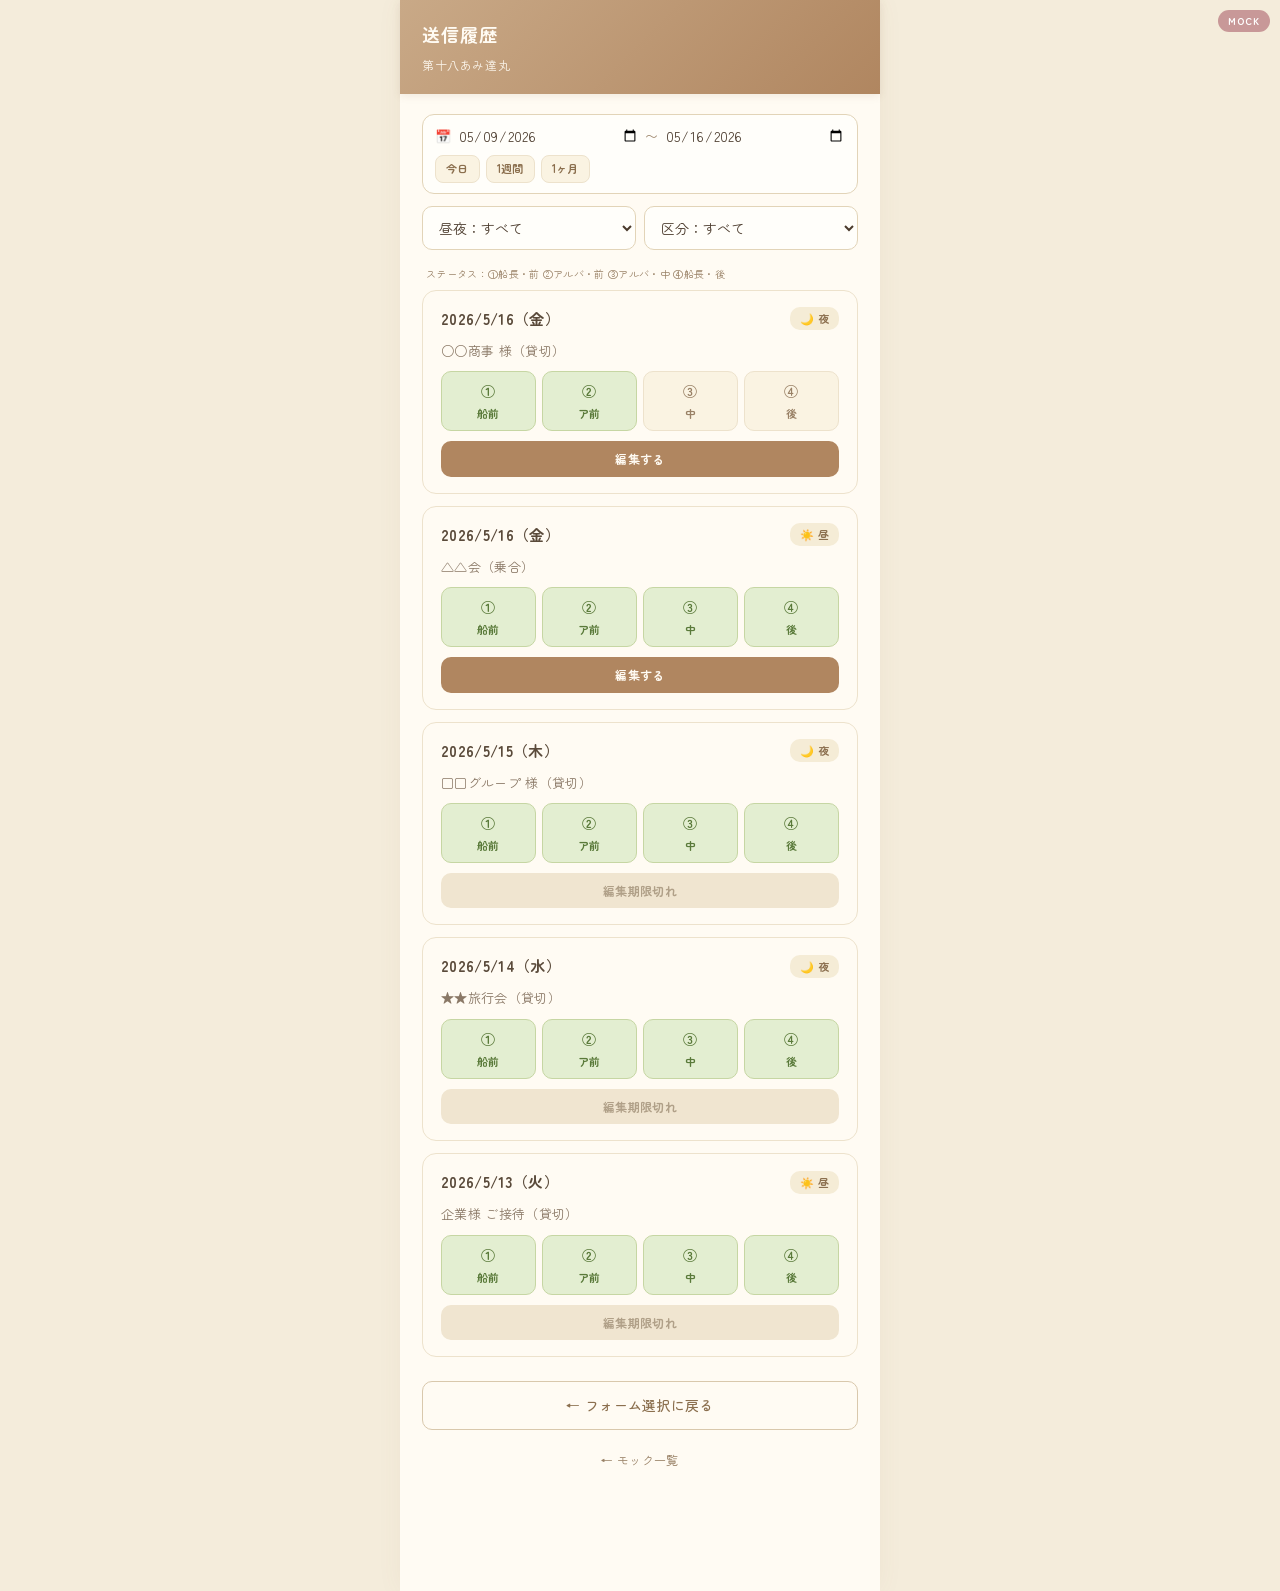
<file: history.html>
<!DOCTYPE html>
<html lang="ja">
<head>
<meta charset="UTF-8">
<meta name="viewport" content="width=device-width, initial-scale=1">
<title>送信履歴｜船日報</title>
<link rel="stylesheet" href="common.css">
<style>
  .voyage-card {
    background: #fffbf3;
    border: 1px solid #ede2cc;
    border-radius: 14px;
    padding: 16px 18px;
    margin-bottom: 12px;
  }
  .voyage-head {
    display: flex;
    justify-content: space-between;
    align-items: center;
    margin-bottom: 10px;
  }
  .voyage-date {
    font-size: 15px;
    font-weight: 700;
    color: #5a4a3a;
  }
  .voyage-tag {
    font-size: 11px;
    background: #f5ecd6;
    color: #8b6f4e;
    padding: 3px 10px;
    border-radius: 10px;
    font-weight: 600;
  }
  .voyage-group {
    font-size: 13px;
    color: #8a7866;
    margin-bottom: 10px;
  }
  .voyage-status {
    display: flex;
    gap: 6px;
    margin-bottom: 10px;
  }
  .status-pill {
    flex: 1;
    text-align: center;
    padding: 8px 2px;
    border-radius: 10px;
    font-size: 11px;
    font-weight: 600;
    border: 1px solid #ede2cc;
    background: #faf3e2;
    color: #998166;
  }
  .status-pill.done {
    background: #e3eed1;
    border-color: #c6d6a3;
    color: #5a7a3a;
  }
  .status-pill .num {
    display: block;
    font-size: 14px;
    margin-bottom: 2px;
  }
  .voyage-action {
    display: flex;
    gap: 8px;
  }
  .voyage-action a {
    flex: 1;
    text-align: center;
    padding: 8px;
    border-radius: 10px;
    font-size: 12px;
    text-decoration: none;
    font-weight: 600;
  }
  .action-edit {
    background: #b08660;
    color: #fffbf3;
  }
  .action-disabled {
    background: #f0e5d0;
    color: #b0a088;
    pointer-events: none;
  }
  .filter-row {
    display: flex;
    gap: 8px;
    margin-bottom: 16px;
  }
  .filter-row select {
    flex: 1;
    padding: 10px 12px;
    border: 1px solid #e2d4b8;
    border-radius: 10px;
    font-size: 14px;
    background: #fffefa;
    color: #4a3a2c;
    font-family: inherit;
  }
  .pill-legend {
    font-size: 10px;
    color: #998166;
    margin-bottom: 8px;
    padding: 0 4px;
  }
</style>
</head>
<body>
<div class="mock-badge">MOCK</div>
<div class="app">
  <header>
    <h1>送信履歴</h1>
    <div class="sub">第十八あみ達丸</div>
  </header>

  <div class="content">

    <div style="background:#fffefa; border:1px solid #e2d4b8; border-radius:12px; padding:10px 12px; margin-bottom:12px;">
      <div style="display:flex; align-items:center; gap:6px; font-size:13px; color:#5a4a3a;">
        <span style="color:#998166;">📅</span>
        <input type="date" value="2026-05-09" style="flex:1; border:none; background:transparent; font-family:inherit; font-size:14px; color:#4a3a2c;">
        <span style="color:#998166;">〜</span>
        <input type="date" value="2026-05-16" style="flex:1; border:none; background:transparent; font-family:inherit; font-size:14px; color:#4a3a2c;">
      </div>
      <div style="display:flex; gap:6px; margin-top:8px; flex-wrap:wrap;">
        <a href="#" style="padding:4px 10px; background:#faf3e2; color:#8b6f4e; border:1px solid #ede2cc; border-radius:8px; font-size:11px; font-weight:600; text-decoration:none;">今日</a>
        <a href="#" style="padding:4px 10px; background:#faf3e2; color:#8b6f4e; border:1px solid #ede2cc; border-radius:8px; font-size:11px; font-weight:600; text-decoration:none;">1週間</a>
        <a href="#" style="padding:4px 10px; background:#faf3e2; color:#8b6f4e; border:1px solid #ede2cc; border-radius:8px; font-size:11px; font-weight:600; text-decoration:none;">1ヶ月</a>
      </div>
    </div>

    <div class="filter-row">
      <select>
        <option>昼夜：すべて</option>
        <option>昼</option>
        <option>夜</option>
      </select>
      <select>
        <option>区分：すべて</option>
        <option>乗合</option>
        <option>貸切</option>
      </select>
    </div>

    <div class="pill-legend">
      ステータス：①船長・前 ②アルバ・前 ③アルバ・中 ④船長・後
    </div>

    <div class="voyage-card">
      <div class="voyage-head">
        <div class="voyage-date">2026/5/16（金）</div>
        <span class="voyage-tag">🌙 夜</span>
      </div>
      <div class="voyage-group">○○商事 様（貸切）</div>
      <div class="voyage-status">
        <div class="status-pill done"><span class="num">①</span>船前</div>
        <div class="status-pill done"><span class="num">②</span>ア前</div>
        <div class="status-pill"><span class="num">③</span>中</div>
        <div class="status-pill"><span class="num">④</span>後</div>
      </div>
      <div class="voyage-action">
        <a href="confirm.html?state=editable" class="action-edit">編集する</a>
      </div>
    </div>

    <div class="voyage-card">
      <div class="voyage-head">
        <div class="voyage-date">2026/5/16（金）</div>
        <span class="voyage-tag">☀️ 昼</span>
      </div>
      <div class="voyage-group">△△会（乗合）</div>
      <div class="voyage-status">
        <div class="status-pill done"><span class="num">①</span>船前</div>
        <div class="status-pill done"><span class="num">②</span>ア前</div>
        <div class="status-pill done"><span class="num">③</span>中</div>
        <div class="status-pill done"><span class="num">④</span>後</div>
      </div>
      <div class="voyage-action">
        <a href="confirm.html?state=editable" class="action-edit">編集する</a>
      </div>
    </div>

    <div class="voyage-card">
      <div class="voyage-head">
        <div class="voyage-date">2026/5/15（木）</div>
        <span class="voyage-tag">🌙 夜</span>
      </div>
      <div class="voyage-group">□□グループ 様（貸切）</div>
      <div class="voyage-status">
        <div class="status-pill done"><span class="num">①</span>船前</div>
        <div class="status-pill done"><span class="num">②</span>ア前</div>
        <div class="status-pill done"><span class="num">③</span>中</div>
        <div class="status-pill done"><span class="num">④</span>後</div>
      </div>
      <div class="voyage-action">
        <a href="#" class="action-disabled">編集期限切れ</a>
      </div>
    </div>

    <div class="voyage-card">
      <div class="voyage-head">
        <div class="voyage-date">2026/5/14（水）</div>
        <span class="voyage-tag">🌙 夜</span>
      </div>
      <div class="voyage-group">★★旅行会（貸切）</div>
      <div class="voyage-status">
        <div class="status-pill done"><span class="num">①</span>船前</div>
        <div class="status-pill done"><span class="num">②</span>ア前</div>
        <div class="status-pill done"><span class="num">③</span>中</div>
        <div class="status-pill done"><span class="num">④</span>後</div>
      </div>
      <div class="voyage-action">
        <a href="#" class="action-disabled">編集期限切れ</a>
      </div>
    </div>

    <div class="voyage-card">
      <div class="voyage-head">
        <div class="voyage-date">2026/5/13（火）</div>
        <span class="voyage-tag">☀️ 昼</span>
      </div>
      <div class="voyage-group">企業様 ご接待（貸切）</div>
      <div class="voyage-status">
        <div class="status-pill done"><span class="num">①</span>船前</div>
        <div class="status-pill done"><span class="num">②</span>ア前</div>
        <div class="status-pill done"><span class="num">③</span>中</div>
        <div class="status-pill done"><span class="num">④</span>後</div>
      </div>
      <div class="voyage-action">
        <a href="#" class="action-disabled">編集期限切れ</a>
      </div>
    </div>

    <a href="selector.html" class="btn-secondary" style="margin-top: 24px;">← フォーム選択に戻る</a>

    <div style="margin-top: 16px; text-align: center;">
      <a href="index.html" style="color: #998166; font-size: 12px; text-decoration: none;">← モック一覧</a>
    </div>
  </div>
</div>
</body>
</html>
</file>
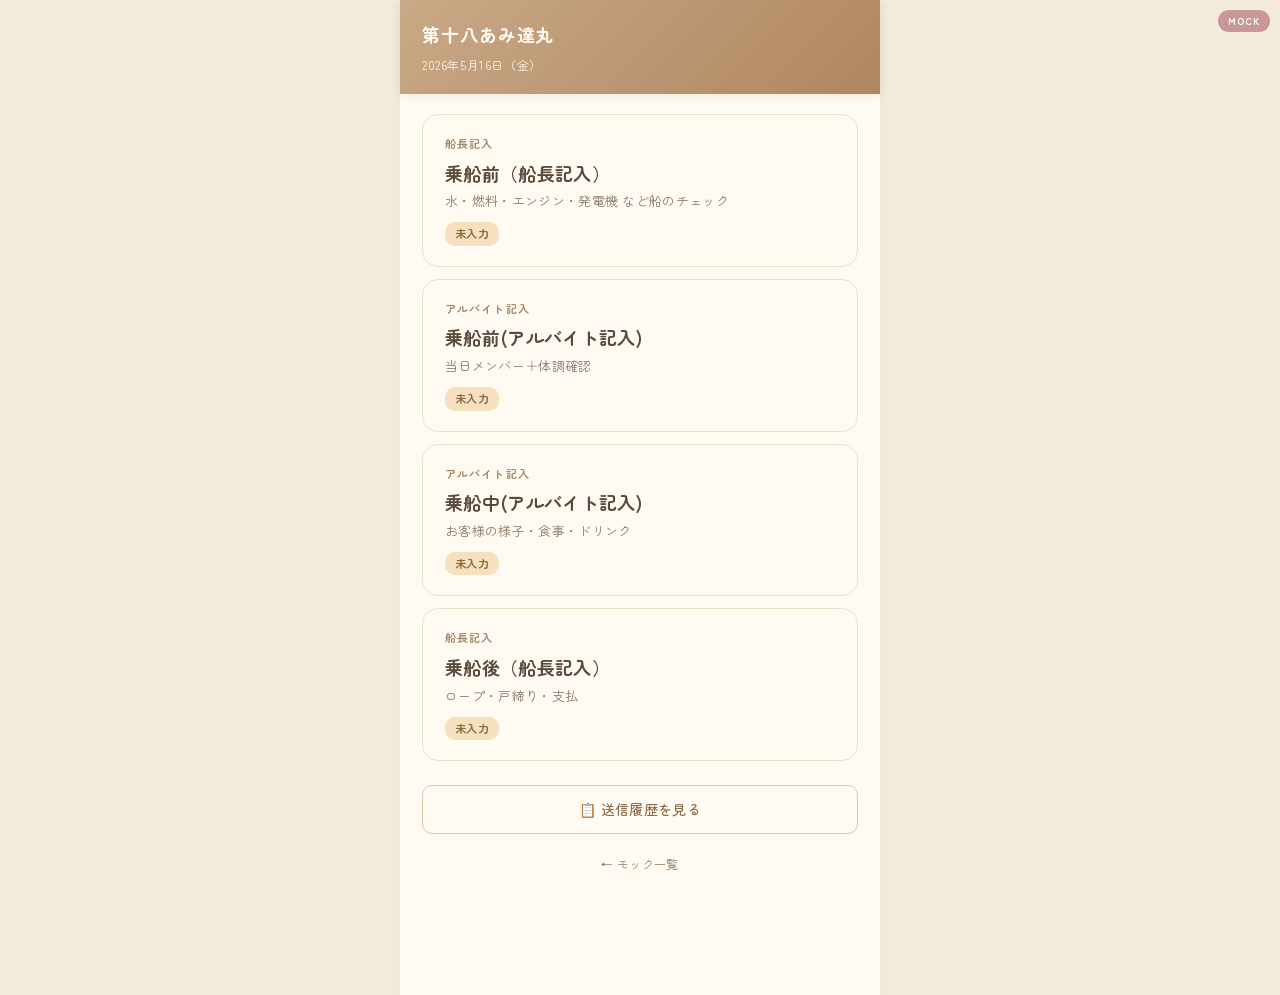
<file: selector.html>
<!DOCTYPE html>
<html lang="ja">
<head>
<meta charset="UTF-8">
<meta name="viewport" content="width=device-width, initial-scale=1">
<title>船日報</title>
<link rel="stylesheet" href="common.css">
</head>
<body>
<div class="mock-badge">MOCK</div>
<div class="app">
  <header>
    <h1>第十八あみ達丸</h1>
    <div class="sub">2026年5月16日（金）</div>
  </header>

  <div class="content">

    <a href="form1.html" class="form-card">
      <div class="label">船長記入</div>
      <h2>乗船前（船長記入）</h2>
      <div class="desc">水・燃料・エンジン・発電機 など船のチェック</div>
      <span class="badge badge-warn">未入力</span>
    </a>

    <a href="form2.html" class="form-card">
      <div class="label">アルバイト記入</div>
      <h2>乗船前(アルバイト記入)</h2>
      <div class="desc">当日メンバー＋体調確認</div>
      <span class="badge badge-warn">未入力</span>
    </a>

    <a href="form3.html" class="form-card">
      <div class="label">アルバイト記入</div>
      <h2>乗船中(アルバイト記入)</h2>
      <div class="desc">お客様の様子・食事・ドリンク</div>
      <span class="badge badge-warn">未入力</span>
    </a>

    <a href="form4.html" class="form-card">
      <div class="label">船長記入</div>
      <h2>乗船後（船長記入）</h2>
      <div class="desc">ロープ・戸締り・支払</div>
      <span class="badge badge-warn">未入力</span>
    </a>

    <a href="history.html" class="btn-secondary" style="margin-top: 24px;">📋 送信履歴を見る</a>

    <div style="margin-top: 16px; text-align: center;">
      <a href="index.html" style="color: #998166; font-size: 12px; text-decoration: none;">← モック一覧</a>
    </div>
  </div>
</div>
</body>
</html>
</file>
<file: common.css>
@import url('https://fonts.googleapis.com/css2?family=Zen+Maru+Gothic:wght@400;500;700&display=swap');

* { box-sizing: border-box; }
body {
  margin: 0;
  font-family: 'Zen Maru Gothic', 'Hiragino Maru Gothic ProN', 'Yu Gothic UI', 'Meiryo', sans-serif;
  background: #f4ecdb;
  color: #4a3a2c;
  letter-spacing: 0.02em;
  -webkit-text-size-adjust: 100%;
  line-height: 1.6;
}
.app {
  max-width: 480px;
  margin: 0 auto;
  min-height: 100vh;
  background: #fffbf3;
  padding-bottom: 100px;
  box-shadow: 0 0 24px rgba(140, 110, 70, 0.06);
}
.mock-badge {
  position: fixed;
  top: 10px;
  right: 10px;
  background: #c89898;
  color: #fff;
  padding: 3px 10px;
  font-size: 10px;
  font-weight: 700;
  border-radius: 12px;
  z-index: 999;
  letter-spacing: 0.1em;
}
header {
  background: linear-gradient(135deg, #c9a987 0%, #b08660 100%);
  color: #fffbf3;
  padding: 20px 22px;
  position: sticky;
  top: 0;
  z-index: 10;
  box-shadow: 0 2px 8px rgba(140, 110, 70, 0.12);
}
header h1 {
  font-size: 18px;
  font-weight: 700;
  margin: 0;
  letter-spacing: 0.05em;
}
header .sub {
  font-size: 12px;
  opacity: 0.92;
  margin-top: 6px;
  letter-spacing: 0.05em;
}
.content { padding: 20px 22px; }

.section-title {
  font-size: 13px;
  font-weight: 700;
  color: #a68866;
  margin: 28px 0 12px;
  padding-bottom: 6px;
  border-bottom: 1px dashed #d9c8ac;
  letter-spacing: 0.08em;
}

.field { margin-bottom: 18px; }
.field label {
  display: block;
  font-size: 14px;
  font-weight: 500;
  margin-bottom: 8px;
  color: #5a4a3a;
}
.field .required {
  color: #b86464;
  font-size: 10px;
  font-weight: 700;
  background: #f7e6e0;
  padding: 2px 6px;
  border-radius: 8px;
  margin-left: 6px;
}
.field input[type="text"],
.field input[type="number"],
.field input[type="date"],
.field select,
.field textarea {
  width: 100%;
  padding: 12px 14px;
  border: 1px solid #e2d4b8;
  border-radius: 10px;
  font-size: 16px;
  background: #fffefa;
  font-family: inherit;
  color: #4a3a2c;
}
.field textarea { min-height: 80px; resize: vertical; }
.field input:focus,
.field select:focus,
.field textarea:focus {
  outline: none;
  border-color: #b08660;
  background: #fffbf3;
}
.field .hint {
  font-size: 12px;
  color: #998166;
  margin-top: 6px;
  padding-left: 4px;
}

.option-list { display: flex; flex-direction: column; gap: 8px; }
.option {
  display: flex;
  align-items: center;
  padding: 12px 14px;
  background: #fffefa;
  border: 1px solid #e2d4b8;
  border-radius: 10px;
  cursor: pointer;
  font-size: 15px;
  transition: all 0.15s;
}
.option:has(input:checked) {
  background: #f5ecd6;
  border-color: #b08660;
  color: #6a4f30;
  font-weight: 500;
}
.option input {
  margin-right: 10px;
  width: 18px;
  height: 18px;
  accent-color: #b08660;
}
.option-grid {
  display: grid;
  grid-template-columns: 1fr 1fr;
  gap: 8px;
}

.btn-primary {
  display: block;
  width: 100%;
  padding: 14px;
  background: #b08660;
  color: #fffbf3;
  border: none;
  border-radius: 12px;
  font-size: 16px;
  font-weight: 700;
  cursor: pointer;
  margin-top: 24px;
  text-align: center;
  text-decoration: none;
  font-family: inherit;
  letter-spacing: 0.05em;
  box-shadow: 0 2px 6px rgba(140, 110, 70, 0.15);
}
.btn-primary:active { background: #8b6f4e; }
.btn-secondary {
  display: block;
  width: 100%;
  padding: 12px;
  background: #fffbf3;
  color: #8b6f4e;
  border: 1px solid #d9c8ac;
  border-radius: 10px;
  font-size: 14px;
  font-weight: 500;
  cursor: pointer;
  margin-top: 10px;
  text-align: center;
  text-decoration: none;
  font-family: inherit;
}
.btn-secondary:active { background: #f5ecd6; }

.fixed-bottom {
  position: fixed;
  bottom: 0;
  left: 50%;
  transform: translateX(-50%);
  max-width: 480px;
  width: 100%;
  padding: 14px 22px;
  background: rgba(255, 251, 243, 0.95);
  backdrop-filter: blur(4px);
  border-top: 1px solid #ede2cc;
  box-shadow: 0 -4px 12px rgba(140, 110, 70, 0.08);
}
.fixed-bottom .btn-primary { margin-top: 0; }

.form-card {
  background: #fffbf3;
  border-radius: 16px;
  padding: 20px 22px;
  margin-bottom: 12px;
  border: 1px solid #ede2cc;
  text-decoration: none;
  color: #4a3a2c;
  display: block;
  transition: all 0.15s;
}
.form-card:active {
  background: #faf3e2;
  transform: translateY(1px);
}
.form-card .label {
  font-size: 11px;
  font-weight: 700;
  color: #a68866;
  letter-spacing: 0.1em;
}
.form-card h2 {
  font-size: 18px;
  font-weight: 700;
  margin: 6px 0 4px;
  color: #5a4a3a;
}
.form-card .desc {
  font-size: 13px;
  color: #8a7866;
}
.form-card .badge {
  display: inline-block;
  background: #e3eed1;
  color: #5a7a3a;
  padding: 3px 10px;
  border-radius: 10px;
  font-size: 11px;
  font-weight: 600;
  margin-top: 10px;
}
.form-card .badge-warn { background: #f5e1c0; color: #8a6a3a; }

.info-row {
  background: #faf3e2;
  border-radius: 12px;
  padding: 12px 16px;
  margin-bottom: 12px;
  font-size: 13px;
  display: flex;
  justify-content: space-between;
  border: 1px solid #ede2cc;
}
.info-row .key { color: #8a7866; }
.info-row .val { font-weight: 600; color: #5a4a3a; }

.prefilled {
  background: #f5ecd6 !important;
  border-color: #d9c8ac !important;
  color: #6a4f30;
}
.prefilled-tag {
  display: inline-block;
  font-size: 10px;
  background: #c9a987;
  color: #fffbf3;
  padding: 2px 8px;
  border-radius: 10px;
  margin-left: 8px;
  vertical-align: middle;
  font-weight: 500;
}

.toggle-mock {
  background: #fffbf3;
  border: 1px dashed #d9c8ac;
  border-radius: 12px;
  padding: 10px 14px;
  margin-top: 24px;
  font-size: 11px;
  color: #998166;
  text-align: center;
}
.toggle-mock a {
  color: #b08660;
  text-decoration: none;
  font-weight: 600;
}
.toggle-mock a:active { opacity: 0.7; }

/* ── マルチセレクト（プルダウン＋複数選択） ─────────────────── */
.multiselect {
  position: relative;
}
.multiselect-button {
  width: 100%;
  padding: 12px 14px;
  border: 1px solid #e2d4b8;
  border-radius: 10px;
  font-size: 15px;
  background: #fffefa;
  color: #4a3a2c;
  font-family: inherit;
  cursor: pointer;
  text-align: left;
  display: flex;
  justify-content: space-between;
  align-items: center;
  line-height: 1.4;
}
.multiselect-button:active { background: #faf3e2; }
.multiselect-label {
  color: #998166;
  flex: 1;
  margin-right: 8px;
}
.multiselect-label.has-value {
  color: #4a3a2c;
}
.multiselect-arrow {
  font-size: 11px;
  color: #998166;
  transition: transform 0.2s;
}
.multiselect.open .multiselect-arrow {
  transform: rotate(180deg);
}
.multiselect-options {
  margin-top: 6px;
  border: 1px solid #e2d4b8;
  border-radius: 10px;
  padding: 8px;
  background: #fffefa;
  max-height: 280px;
  overflow-y: auto;
  display: flex;
  flex-direction: column;
  gap: 6px;
}
.multiselect-count {
  display: inline-block;
  background: #c9a987;
  color: #fffbf3;
  border-radius: 10px;
  padding: 1px 8px;
  font-size: 11px;
  font-weight: 700;
  margin-right: 6px;
}
</file>
<file: admin.css>
@import url('https://fonts.googleapis.com/css2?family=Zen+Maru+Gothic:wght@400;500;700&display=swap');

* { box-sizing: border-box; }
body {
  margin: 0;
  font-family: 'Zen Maru Gothic', 'Hiragino Maru Gothic ProN', 'Yu Gothic UI', 'Meiryo', sans-serif;
  background: #f4ecdb;
  color: #4a3a2c;
  letter-spacing: 0.02em;
  line-height: 1.6;
}
.mock-badge {
  position: fixed;
  top: 10px;
  right: 10px;
  background: #c89898;
  color: #fff;
  padding: 3px 10px;
  font-size: 10px;
  font-weight: 700;
  border-radius: 12px;
  z-index: 999;
  letter-spacing: 0.1em;
}

.admin-shell {
  display: flex;
  min-height: 100vh;
}

/* ── Sidebar ─────────────────────── */
.admin-nav {
  width: 220px;
  background: #fffbf3;
  border-right: 1px solid #ede2cc;
  padding: 24px 14px;
  position: sticky;
  top: 0;
  height: 100vh;
  overflow-y: auto;
  flex-shrink: 0;
}
.admin-nav .brand {
  font-size: 18px;
  font-weight: 700;
  color: #6a4f30;
  margin-bottom: 28px;
  padding: 0 8px;
}
.admin-nav .brand small {
  display: block;
  font-size: 11px;
  font-weight: 500;
  color: #998166;
  margin-top: 2px;
}
.admin-nav ul {
  list-style: none;
  padding: 0;
  margin: 0;
}
.admin-nav li {
  margin-bottom: 4px;
}
.admin-nav a {
  display: flex;
  align-items: center;
  padding: 10px 14px;
  border-radius: 10px;
  text-decoration: none;
  color: #5a4a3a;
  font-size: 14px;
  font-weight: 500;
  transition: all 0.15s;
}
.admin-nav a:hover {
  background: #faf3e2;
}
.admin-nav a.active {
  background: #f5ecd6;
  color: #6a4f30;
  font-weight: 700;
}
.admin-nav .nav-icon {
  margin-right: 10px;
  font-size: 16px;
}
.admin-nav .nav-section {
  font-size: 10px;
  font-weight: 700;
  color: #a68866;
  text-transform: uppercase;
  letter-spacing: 0.1em;
  margin: 20px 14px 8px;
}

/* ── Main ─────────────────────── */
.admin-main {
  flex: 1;
  padding: 32px 40px 60px;
  max-width: 1200px;
}
.page-header {
  display: flex;
  justify-content: space-between;
  align-items: flex-end;
  margin-bottom: 28px;
  padding-bottom: 16px;
  border-bottom: 1px dashed #d9c8ac;
}
.page-header h1 {
  font-size: 22px;
  font-weight: 700;
  color: #6a4f30;
  margin: 0;
  letter-spacing: 0.05em;
}
.page-header .meta {
  font-size: 13px;
  color: #998166;
}

/* ── Cards & Tables ─────────────────────── */
.card {
  background: #fffbf3;
  border: 1px solid #ede2cc;
  border-radius: 14px;
  padding: 20px 22px;
  margin-bottom: 16px;
}
.card-title {
  font-size: 15px;
  font-weight: 700;
  color: #6a4f30;
  margin: 0 0 14px;
}
.kpi-grid {
  display: grid;
  grid-template-columns: repeat(4, 1fr);
  gap: 16px;
  margin-bottom: 24px;
}
.kpi {
  background: #fffbf3;
  border: 1px solid #ede2cc;
  border-radius: 14px;
  padding: 16px 18px;
}
.kpi .label {
  font-size: 12px;
  color: #998166;
  margin-bottom: 6px;
}
.kpi .value {
  font-size: 28px;
  font-weight: 700;
  color: #6a4f30;
  line-height: 1;
}
.kpi .value small {
  font-size: 13px;
  font-weight: 500;
  color: #998166;
  margin-left: 4px;
}
.kpi.alert .value { color: #b86464; }

table.data {
  width: 100%;
  border-collapse: collapse;
  font-size: 13px;
}
table.data th, table.data td {
  text-align: left;
  padding: 10px 12px;
  border-bottom: 1px solid #ede2cc;
}
table.data th {
  background: #faf3e2;
  font-size: 12px;
  font-weight: 700;
  color: #6a4f30;
}
table.data tbody tr:hover {
  background: #faf3e2;
}
.pill {
  display: inline-block;
  padding: 3px 10px;
  border-radius: 10px;
  font-size: 11px;
  font-weight: 600;
}
.pill-done { background: #e3eed1; color: #5a7a3a; }
.pill-pending { background: #f0e5d0; color: #8a7866; }
.pill-warn { background: #f5e1c0; color: #8a6a3a; }
.pill-info { background: #e0e8f0; color: #4a6a7a; }

/* ── Buttons ─────────────────────── */
.btn {
  display: inline-block;
  padding: 8px 16px;
  border-radius: 8px;
  font-size: 13px;
  font-weight: 600;
  cursor: pointer;
  text-decoration: none;
  border: none;
  font-family: inherit;
}
.btn-primary {
  background: #b08660;
  color: #fffbf3;
}
.btn-primary:hover { background: #8b6f4e; }
.btn-secondary {
  background: #fffbf3;
  color: #8b6f4e;
  border: 1px solid #d9c8ac;
}
.btn-secondary:hover { background: #f5ecd6; }
.btn-danger {
  background: #fffbf3;
  color: #b86464;
  border: 1px solid #e8c8b8;
}
.btn-sm {
  padding: 5px 10px;
  font-size: 12px;
}

/* ── Form & Input ─────────────────────── */
input.text, select.select, input.date {
  padding: 8px 12px;
  border: 1px solid #e2d4b8;
  border-radius: 8px;
  font-size: 14px;
  background: #fffefa;
  color: #4a3a2c;
  font-family: inherit;
}
.date-range {
  display: inline-flex;
  align-items: center;
  gap: 6px;
  background: #fffefa;
  border: 1px solid #e2d4b8;
  border-radius: 8px;
  padding: 4px 8px;
}
.date-range input.date {
  border: none;
  padding: 4px 4px;
  background: transparent;
  font-size: 13px;
}
.date-range .sep {
  color: #998166;
  font-size: 13px;
}
.date-range .icon {
  color: #998166;
  font-size: 13px;
  margin-right: 2px;
}
.date-presets {
  display: inline-flex;
  gap: 4px;
}
.date-presets a {
  display: inline-block;
  padding: 6px 10px;
  border-radius: 8px;
  background: #faf3e2;
  color: #8b6f4e;
  text-decoration: none;
  font-size: 12px;
  font-weight: 600;
  border: 1px solid #ede2cc;
}
.date-presets a:hover {
  background: #f5ecd6;
}

/* ── Tabs ─────────────────────── */
.tabs {
  display: flex;
  gap: 4px;
  border-bottom: 1px solid #ede2cc;
  margin-bottom: 20px;
}
.tabs a {
  padding: 10px 18px;
  text-decoration: none;
  color: #998166;
  font-size: 14px;
  font-weight: 600;
  border-bottom: 2px solid transparent;
  margin-bottom: -1px;
}
.tabs a.active {
  color: #6a4f30;
  border-bottom-color: #b08660;
}
.tabs a:hover {
  color: #6a4f30;
}

.toolbar {
  display: flex;
  gap: 10px;
  align-items: center;
  margin-bottom: 16px;
  flex-wrap: wrap;
}
.toolbar .spacer { flex: 1; }

/* ── Status grid ─────────────────────── */
.status-grid {
  display: grid;
  grid-template-columns: repeat(auto-fill, minmax(260px, 1fr));
  gap: 12px;
}
.status-card {
  background: #fffbf3;
  border: 1px solid #ede2cc;
  border-radius: 12px;
  padding: 14px 16px;
}
.status-card .name {
  font-size: 14px;
  font-weight: 700;
  color: #5a4a3a;
  margin-bottom: 10px;
}
.status-row {
  display: flex;
  gap: 8px;
}
.status-step {
  flex: 1;
  text-align: center;
  padding: 6px 0;
  border-radius: 8px;
  font-size: 12px;
  border: 1px solid #ede2cc;
  background: #faf3e2;
  color: #998166;
}
.status-step.done {
  background: #e3eed1;
  border-color: #c6d6a3;
  color: #5a7a3a;
}

/* ── Charts placeholder ─────────────────────── */
.chart-grid {
  display: grid;
  grid-template-columns: repeat(2, 1fr);
  gap: 16px;
}
.chart-box {
  background: #fffbf3;
  border: 1px solid #ede2cc;
  border-radius: 14px;
  padding: 20px;
}
.chart-box h3 {
  font-size: 14px;
  font-weight: 700;
  margin: 0 0 12px;
  color: #6a4f30;
}
.bar-chart {
  display: flex;
  flex-direction: column;
  gap: 8px;
}
.bar-row {
  display: flex;
  align-items: center;
  gap: 10px;
}
.bar-row .bar-label {
  width: 110px;
  font-size: 12px;
  color: #5a4a3a;
}
.bar-row .bar {
  flex: 1;
  background: #f5ecd6;
  border-radius: 4px;
  height: 18px;
  position: relative;
}
.bar-row .bar-fill {
  background: linear-gradient(90deg, #c9a987, #b08660);
  height: 100%;
  border-radius: 4px;
}
.bar-row .bar-value {
  font-size: 11px;
  color: #6a4f30;
  width: 40px;
  text-align: right;
  font-weight: 600;
}

/* QR */
.qr-thumb {
  width: 56px;
  height: 56px;
  background: repeating-linear-gradient(45deg, #4a3a2c, #4a3a2c 3px, #fffbf3 3px, #fffbf3 6px);
  border-radius: 6px;
  display: inline-block;
  vertical-align: middle;
}

.empty-hint {
  text-align: center;
  padding: 40px 20px;
  color: #998166;
  font-size: 13px;
}
</file>
